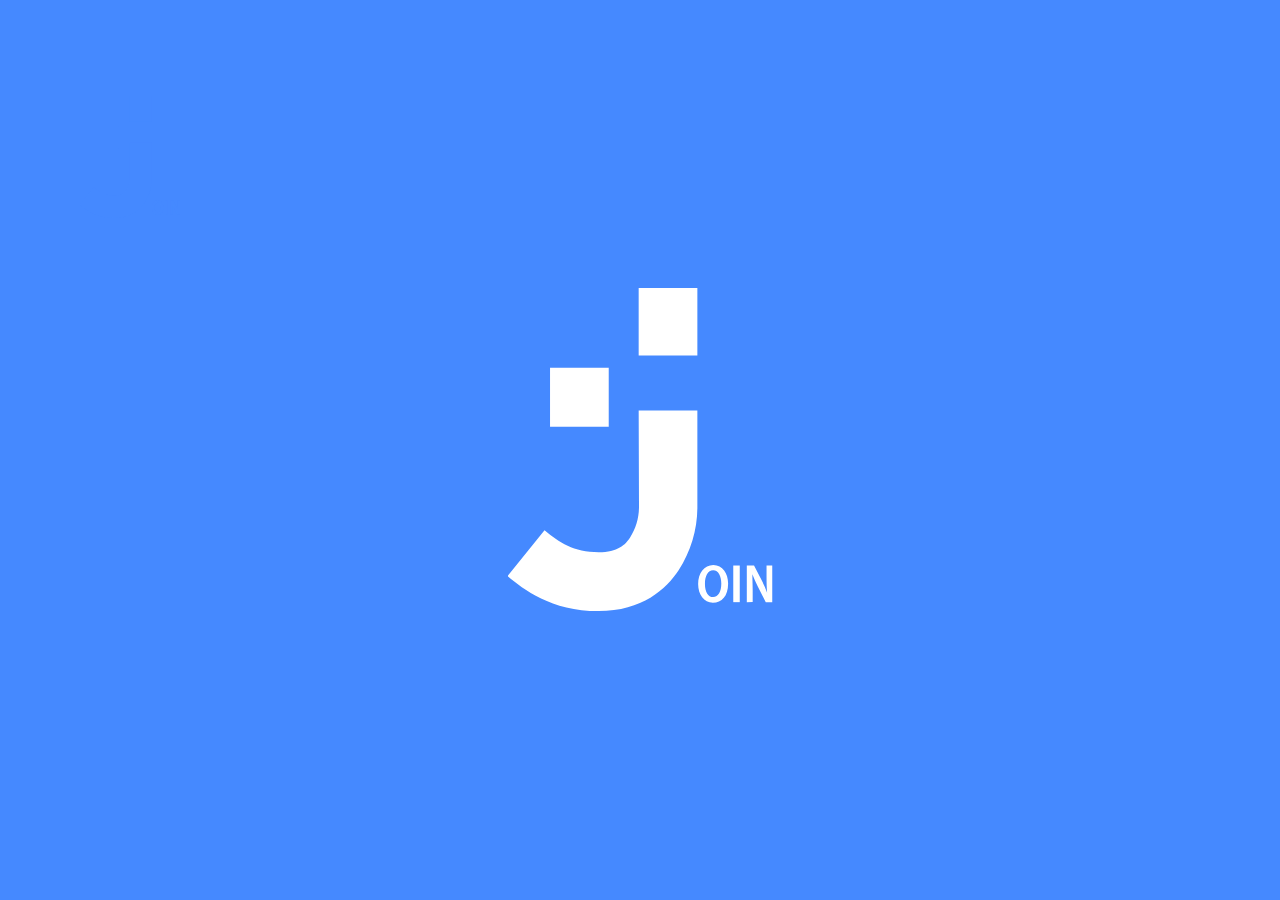
<file: index.html>
<!DOCTYPE html>
<html lang="en">

<head>
    <meta charset="UTF-8">
    <meta http-equiv="X-UA-Compatible" content="IE=edge">
    <meta name="viewport" content="width=device-width, initial-scale=1.0">
    <link rel="icon" href="./assets/img/logo-dark.png" type="image/png">
    <title>Login | Join</title>
    <link rel="stylesheet" href="./css/fonts.css">
    <link rel="stylesheet" href="./css/variables.css">
    <link rel="stylesheet" href="./css/style.css">
    <link rel="stylesheet" href="./css/login.css">
    <link rel="stylesheet" href="./css/animations.css">
    <script src="./smallest_backend_ever/mini_backend.js"></script>
    <script src="./js/script.js"></script>
    <script src="./js/login-templates.js"></script>
    <script src="./js/login.js"></script>
    <script src="./js/login-templates.js"></script>
</head>

<body onload="initLogin()">
    <div class="start-overlay"><img src="./assets/img/logo-big.svg" alt="Join Logo big" class="start-logo"></div>
    <img src="./assets/img/logo-dark.png" alt="Join Logo" class="logo-login">

    <header id="login_header" class="login-header">
        <span>Not a Join user?</span>
        <button class="btn"><a href="./sign-up.html">Sign up</a></button>
    </header>

    <section class="login-site">
        <div id="login_content" class="login-content">
            <div class="headline-container">
                <h1 class="headline">Log in</h1>
                <div class="login-headline-border"></div>
            </div>

            <form id="login_form" onsubmit="userLogin(); return false">
                <div class="input border-bottom">
                    <input id="user_email" type="email" placeholder="Email" autocomplete="off" required>
                    <img src="./assets/img/login-email.png" alt="e-mail symbol">
                </div>

                <div class="check-user-data">
                    <div id="data_check" class="user-data-assign display-none">The email address or password is not correct.</div>
                </div>

                <div class="input border-bottom">
                    <input id="user_password" type="password" placeholder="Password" autocomplete="off" required>
                    <img id="user_password_icon" src="./assets/img/login-password.png" alt="password symbol">
                    <img id="user_password_hidden" onclick="passwordVisibility()" src="./assets/img/password-hidden.png" alt="password symbol" class="display-none">
                    <img id="user_password_visible" onclick="passwordVisibility()" src="./assets/img/password-visible.png" alt="password symbol" class="display-none">
                </div>

                <div class="input input-column ps-0">
                    <div>
                        <input id="remember_me" type="checkbox" name="remember me">
                        <label for="remember me">Remember me</label>
                    </div>

                    <a href="./forgot-password.html">Forgot my password</a>
                </div>

                <div class="login-btns-container">
                    <button type="submit" class="btn">Log in</button>
                    <button onclick="guestLogin()" class="btn-light">Guest log in</button>
                </div>
            </form>
        </div>

        <div id="join_user" class="login-header display-none">
            <span>Not a Join user?</span>
            <button class="btn"><a href="./sign-up.html">Sign up</a></button>
        </div>
    </section>
</body>

</html>
</file>
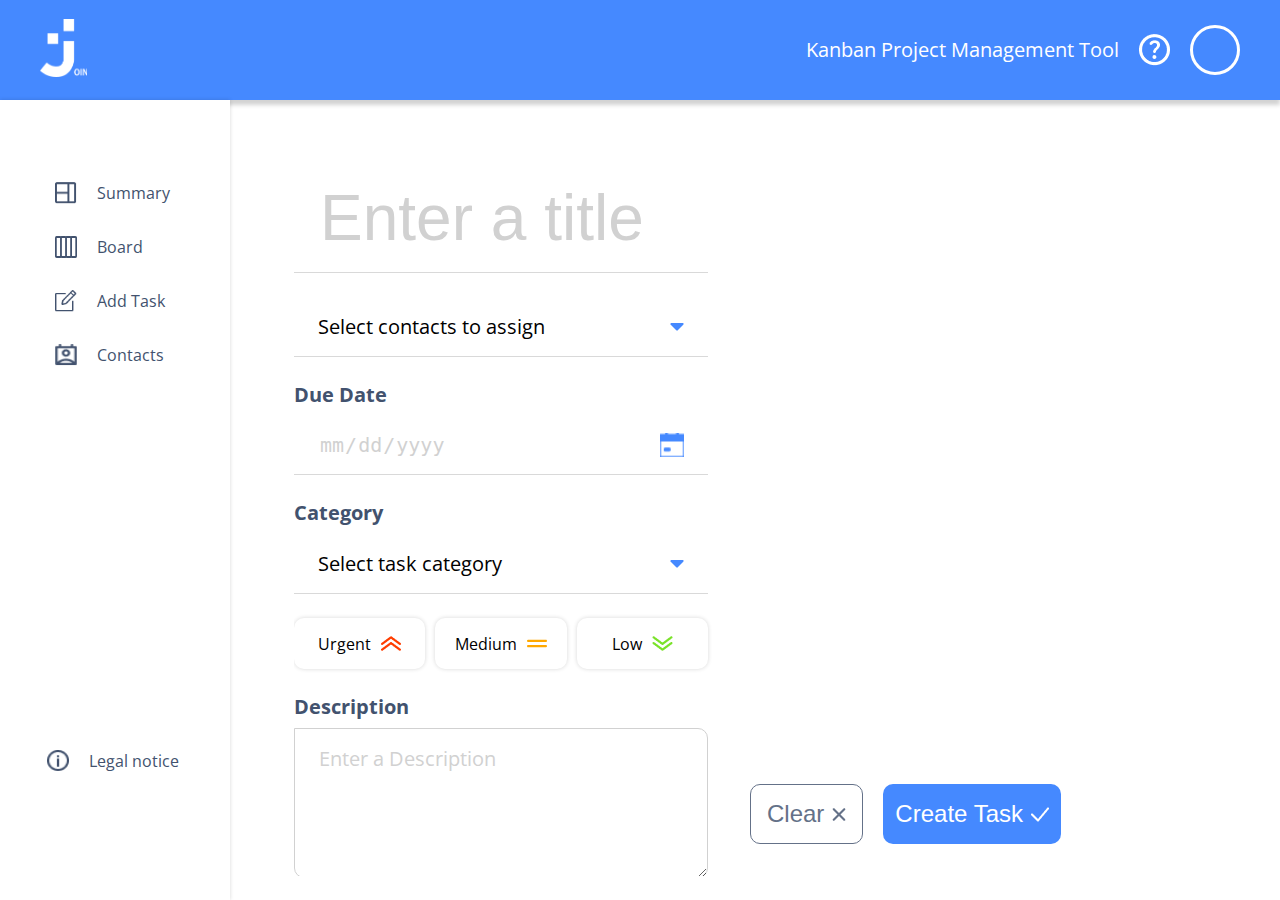
<file: add-task.html>
<!DOCTYPE html>
<html lang="en">

<head>
    <meta charset="UTF-8">
    <meta http-equiv="X-UA-Compatible" content="IE=edge">
    <meta name="viewport" content="width=device-width, initial-scale=1.0">
    <link rel="icon" href="./assets/img/logo-dark.png" type="image/png">
    <title>Add Task | Join</title>
    <link rel="stylesheet" href="./css/fonts.css">
    <link rel="stylesheet" href="./css/variables.css">
    <link rel="stylesheet" href="./css/style.css">
    <link rel="stylesheet" href="./css/board.css">
    <link rel="stylesheet" href="./css/add-task.css">
    <link rel="stylesheet" href="./css/contact.css">

    <script src="./smallest_backend_ever/mini_backend.js"></script>
    <script src="./js/script.js"></script>
    <script src="./js/board.js"></script>
    <script src="./js/add-task.js"></script>
    <script src="./js/priority.js"></script>
    <script src="./js/subtasks.js"></script>
    <script src="./js/add-task-templates.js"></script>
    <script src="./js/contacts.js"></script>
    <script src="./js/contacts-templates.js"></script>

</head>

<body onload="initAddTask()">
    <div id="overlay_header" class="overlay-header">
        <a href="./summary.html"><img src="./assets/img/logo-blue.png" alt="Join Logo"></a>
        <div class="header-right"></div>
    </div>

    <div w3-include-html="./assets/templates/header.html" class="mainheader"></div>

    <div class="Main-Container">
        <div w3-include-html="./assets/templates/navigation.html" class="sidebar"></div>

        <div class="main-content add-task-content">
            <form onsubmit="addToTask(0, 'toDo'); return false;" class="add-task-formHTML">
                <div class="input-container">
                    <input id="AddTitle" type="text" placeholder="Enter a title" autocomplete="off" required class="add-task-title">
                </div>

                <div id="user_selector">
                    <div onclick="showUsers()" class="selector-header">
                        Select contacts to assign
                        <img src="assets/img/blue-dropdown-arrow.png" alt="">
                    </div>
                </div>

                <div id="selector_user_dropdown"></div>

                <div id="selector_user_dropdown_contact" class="display-flex-in-addtask"></div>

                <h4>Due Date</h4>
                <div id="input-date" class="input-container">
                    <input id="add-date" placeholder="dd/mm/yy" type="date" class="add-task-due-date">
                </div>

                <h4>Category</h4>
                <div id="chooseCategory" class="alert display-none">Category field is required</div>

                <div id="category_selector">
                    <div onclick="showTaskCategories()" class="selector-header">
                        Select task category
                        <img src="assets/img/blue-dropdown-arrow.png" alt="">
                    </div>
                </div>

                <div id="selector_Category_Dropdown"></div>

                <span id="chossePriority" class="alert display-none">Priority is required</span>
                <div class="priority-container">
                    <div onclick="selectedPriority(1)" id="priority_urgent" class="priority-urgent">
                        <p>Urgent</p>
                        <img id="priority_img_urgent" src="./assets/img/prio-urgent.png" alt="">
                    </div>

                    <div id="priority_medium" onclick="selectedPriority(2)" class="priority-medium">
                        <p>Medium</p>
                        <img id="priority_img_medium" src="./assets/img/prio-medium.png" alt="">
                    </div>

                    <div id="priority_low" onclick="selectedPriority(3)" class="priority-low">
                        <p>Low</p>
                        <img id="priority_img_low" src="./assets/img/prio-low.png" alt="">
                    </div>
                </div>

                <h4>Description</h4>
                <div>
                    <textarea id="AddDescription" placeholder="Enter a Description" class="add-description"></textarea>
                </div>

                <h4>Subtasks</h4>
                <div id="empty_subtask_text"></div>

                <div id="newSubtask_select" class="input-container">
                    <input id="new_subtask_text" type="text" placeholder="Add new subtask" class="input">

                    <div class="checkAndCrossIconsCategory">
                        <img src="./assets/img/blue-cross.png" onclick="clearSubTasks()" class="blue-cross pointer">
                        <img src="./assets/img/devider.png">
                        <img src="./assets/img/blue-check.png" onclick="pushSubtasks()" class="blue-check pointer">
                    </div>
                </div>
                <div id="addSubtaskCheckbox"></div>


                <div class="add-task-bottom">
                    <button class="btn-light clear-button">
                        <p>Clear</p><img src="assets/img/grey-cross.png" alt="">
                    </button>

                    <button class="btn addTask-button">
                        <p>Create Task</p><img src="assets/img/white-check.png" alt="">
                    </button>
                </div>
            </form>

            <div id="detail_content"></div>

            <div id="AddTaskMaskContact" onclick="doNotClose(event)" class="relative display-none"></div>
        </div>
    </div>
</body>

</html>
</file>
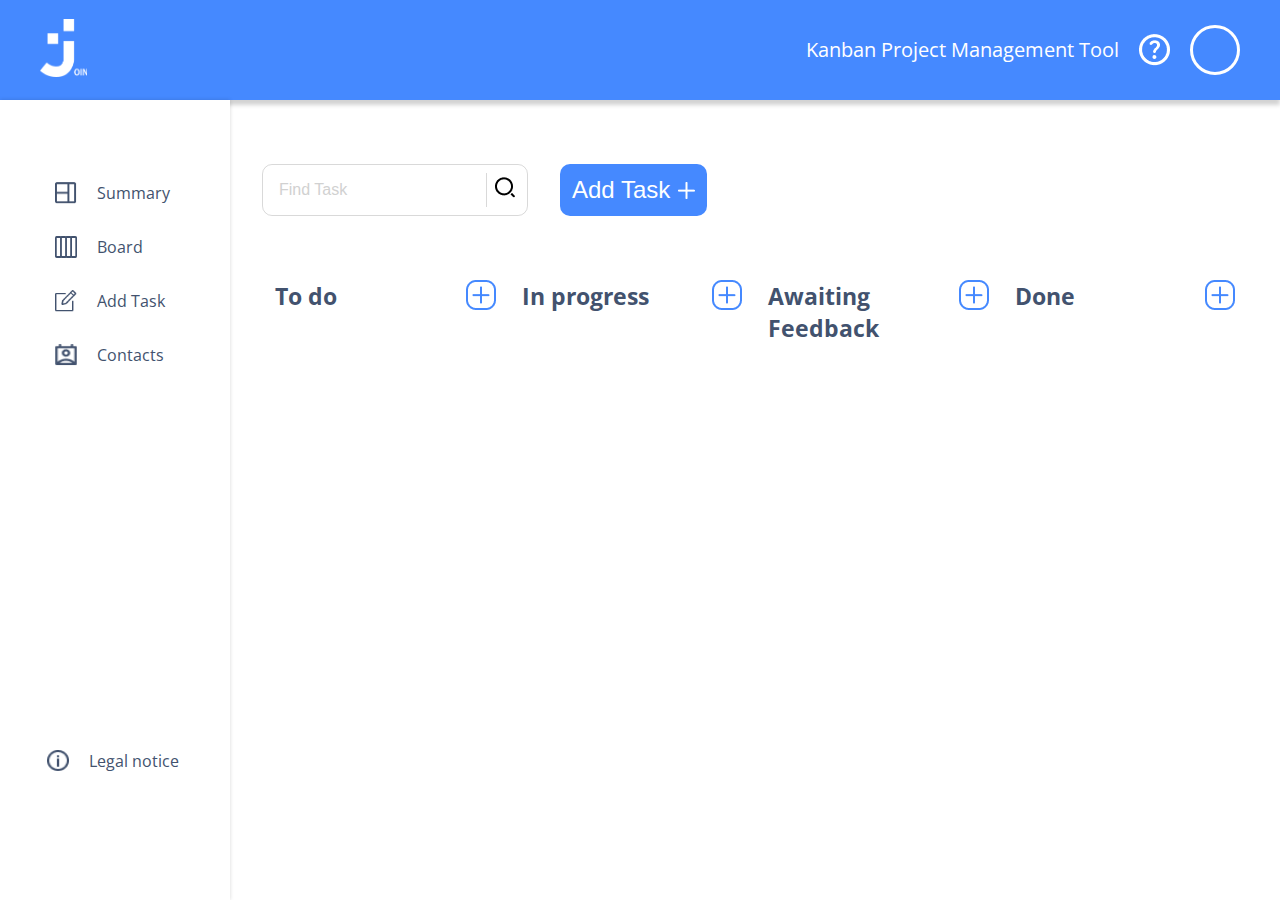
<file: board.html>
<!DOCTYPE html>
<html lang="en">

<head>
    <meta charset="UTF-8">
    <meta http-equiv="X-UA-Compatible" content="IE=edge">
    <meta name="viewport" content="width=device-width, initial-scale=1.0">
    <link rel="icon" href="./assets/img/logo-dark.png" type="image/png">
    <title>Board | Join</title>
    <link rel="stylesheet" href="./css/fonts.css">
    <link rel="stylesheet" href="./css/variables.css">
    <link rel="stylesheet" href="./css/style.css">
    <link rel="stylesheet" href="./css/board.css">
    <link rel="stylesheet" href="./css/add-task.css">
    <link rel="stylesheet" href="./css/animations.css">
    <link rel="stylesheet" href="./css/contact.css">
    <script src="./smallest_backend_ever/mini_backend.js"></script>
    <script src="./js/script.js"></script>
    <script src="./js/board.js"></script>
    <script src="./js/priority.js"></script>
    <script src="./js/subtasks.js"></script>
    <script src="./js/add-task-templates.js"></script>
    <script src="./js/add-task.js"></script>
    <script src="./js/board-templates.js"></script>
    <script src="./js/contacts.js"></script>
    <script src="./js/contacts-templates.js"></script>
</head>

<body onload="initBoard();">
    <img id="task_added_to_board_img" src="./assets/img/task-added-to-board.png" alt="" class="task-added-to-board animationFadeInBottom display-none">
    <div id="add-task-overlay" onclick="hideAddTaskMask()" class="add-task-overlay display-none">
        <div id="add-task-container" onclick="doNotClose(event)" class="add-task-container animationFadeInRight display-none"></div>

        <div id="AddTaskMaskContact" onclick="doNotClose(event)"></div>

        <div id="detail_content" onclick="doNotClose(event)" class="detail display-none"></div>
    </div>

    <div w3-include-html="./assets/templates/header.html" class="mainheader"></div>

    <div class="Main-Container">
        <div w3-include-html="./assets/templates/navigation.html" class="sidebar"></div>

        <div class="main-content">
            <div>
                <div class="search-bar">
                    <div class="search">
                        <input id="search_input" type="text" placeholder="Find Task" onkeyup="handleFilterTasks()">
                        <div>
                            <img src="assets/img/searchglas.png">
                        </div>
                    </div>

                    <button onclick="openAddTaskMask(1, 'toDo')" class="btn">
                        Add Task <img src="assets/img/white-plus.png" alt="">
                    </button>
                </div>
            </div>

            <div class="kanban-board">
                <div id="toDo-Container" class="drag-area-Container">
                    <div class="drag-area-top-Section">
                        <h3>To do</h3> <img onclick="openAddTaskMask(1, 'toDo');" src="assets/img/plus button v1.png" alt="" class="plusButton">
                    </div>

                    <div id="toDo" ondrop="moveTo('toDo')" ondragover="allowDrop(event)" ondrop="drop(event)" class="drag-area">
                    </div>
                </div>

                <div id="inProgress-Container" class="drag-area-Container">
                    <div class="drag-area-top-Section">
                        <h3>In progress</h3><img onclick="openAddTaskMask(1, 'inProgress')" src="assets/img/plus button v1.png" alt="" class="plusButton">
                    </div>

                    <div id="inProgress" ondrop="moveTo('inProgress')" ondragover="allowDrop(event)" ondrop="drop(event)" class="drag-area">
                    </div>
                </div>

                <div id="awaitingFeedback-Container" class="drag-area-Container">
                    <div class="drag-area-top-Section">
                        <h3>Awaiting Feedback</h3><img onclick="openAddTaskMask(1, 'awaitingFeedback')" src="assets/img/plus button v1.png" alt="" class="plusButton">
                    </div>

                    <div id="awaitingFeedback" ondrop="moveTo('awaitingFeedback')" ondragover="allowDrop(event)" ondrop="drop(event)" class="drag-area"></div>
                </div>

                <div class="drag-area-Container" id="done-Container">
                    <div class="drag-area-top-Section">
                        <h3>Done</h3><img onclick="openAddTaskMask(1, 'done')" src="assets/img/plus button v1.png" alt="" class="plusButton">
                    </div>

                    <div id="done" ondrop="moveTo('done')" ondragover="allowDrop(event)" ondrop="drop(event)" class="drag-area"></div>
                </div>
            </div>
        </div>
    </div>
</body>

</html>
</file>
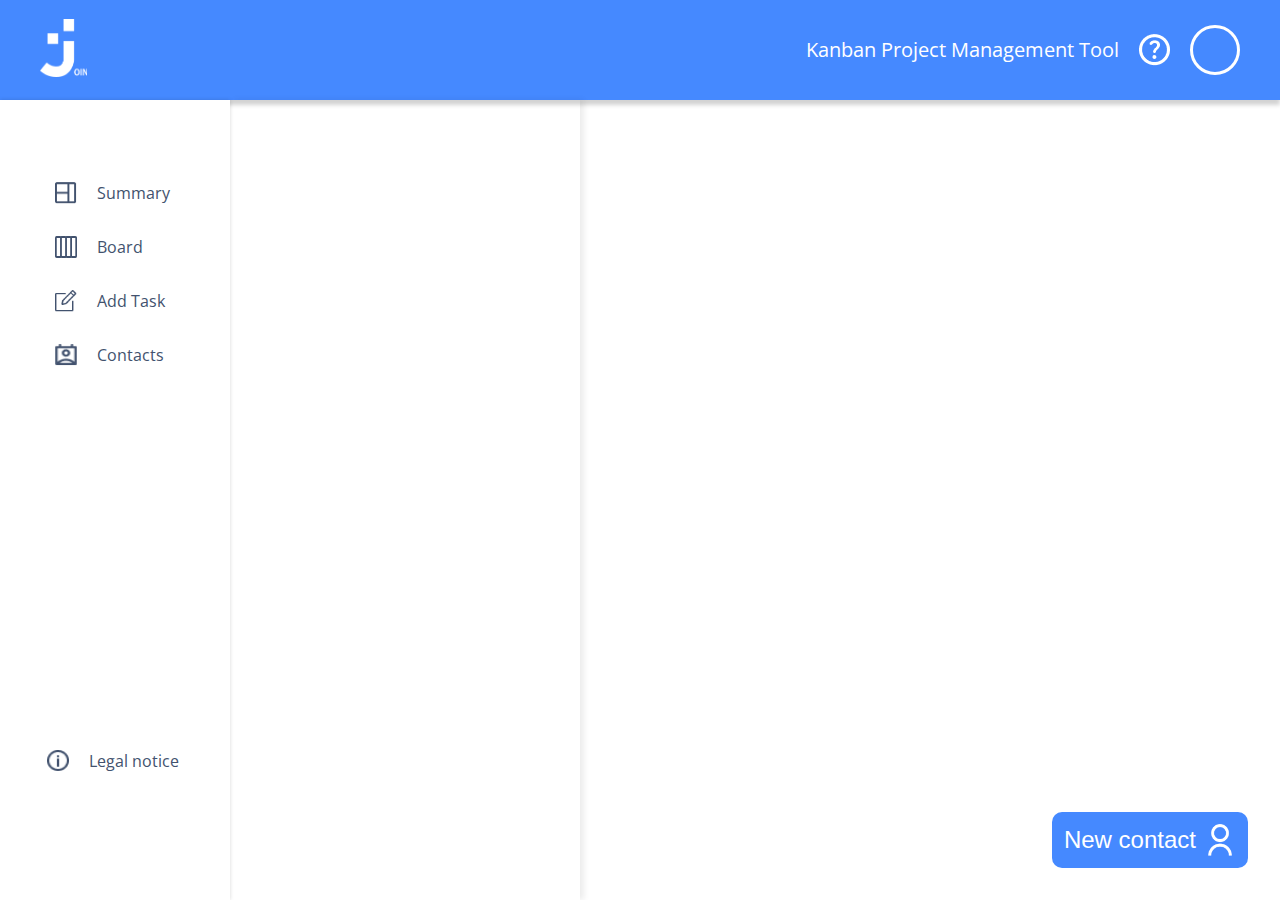
<file: contacts.html>
<!DOCTYPE html>
<html lang="en">

<head>
    <meta charset="UTF-8">
    <meta http-equiv="X-UA-Compatible" content="IE=edge">
    <meta name="viewport" content="width=device-width, initial-scale=1.0">
    <link rel="icon" href="./assets/img/logo-dark.png" type="image/png">
    <title>Contacts | Join</title>
    <link rel="stylesheet" href="./css/fonts.css">
    <link rel="stylesheet" href="./css/variables.css">
    <link rel="stylesheet" href="./css/animations.css">
    <link rel="stylesheet" href="./css/style.css">
    <link rel="stylesheet" href="./css/contact.css">
    <link rel="stylesheet" href="./css/add-task.css">
    <link rel="stylesheet" href="./css/board.css">
    <script src="./smallest_backend_ever/mini_backend.js"></script>
    <script src="./js/script.js"></script>
    <script src="./js/board.js"></script>
    <script src="./js/add-task.js"></script>
    <script src="./js/contacts-templates.js"></script>
    <script src="./js/contacts.js"></script>
    <script src="./js/add-task-templates.js"></script>
    <script src="./js/board-templates.js"></script>
</head>

<body onload="initContacts()">
    <div w3-include-html="./assets/templates/header.html" class="mainheader"></div>

    <div class="Main-Container">
        <div w3-include-html="./assets/templates/navigation.html" class="sidebar"></div>

        <div class="contact-main">
            <div id="contactbar" class="contact-bar"></div>

            <div id="contact-detail-in-main" class="display-none"></div>
        </div>

        <div class="contact-right-side">
            <div class="show-contact">
                <div id="contactdetails"></div>
            </div>
        </div>

        <div class="show-button">
            <button onclick="openAddContact(0)" class="btn">New contact <img class="new-contact-button-img" src="./assets/img/contact-member.png" alt=""></button>
        </div>
    </div>

    <div id="opencontact" onclick="hideAddContacts()" class="relative display-none"></div>

    <div id="openContactAddtaskBG" class="add-task-overlay display-none">
        <div id="openContactAddtask" class="add-task-container"></div>
    </div>

    <div id="popup-ContactBar" class="popup-contact-create animationFadeIncontactBottom display-none">
        <img src="./assets/img/contact-created.png" alt="">
    </div>
</body>

</html>
</file>
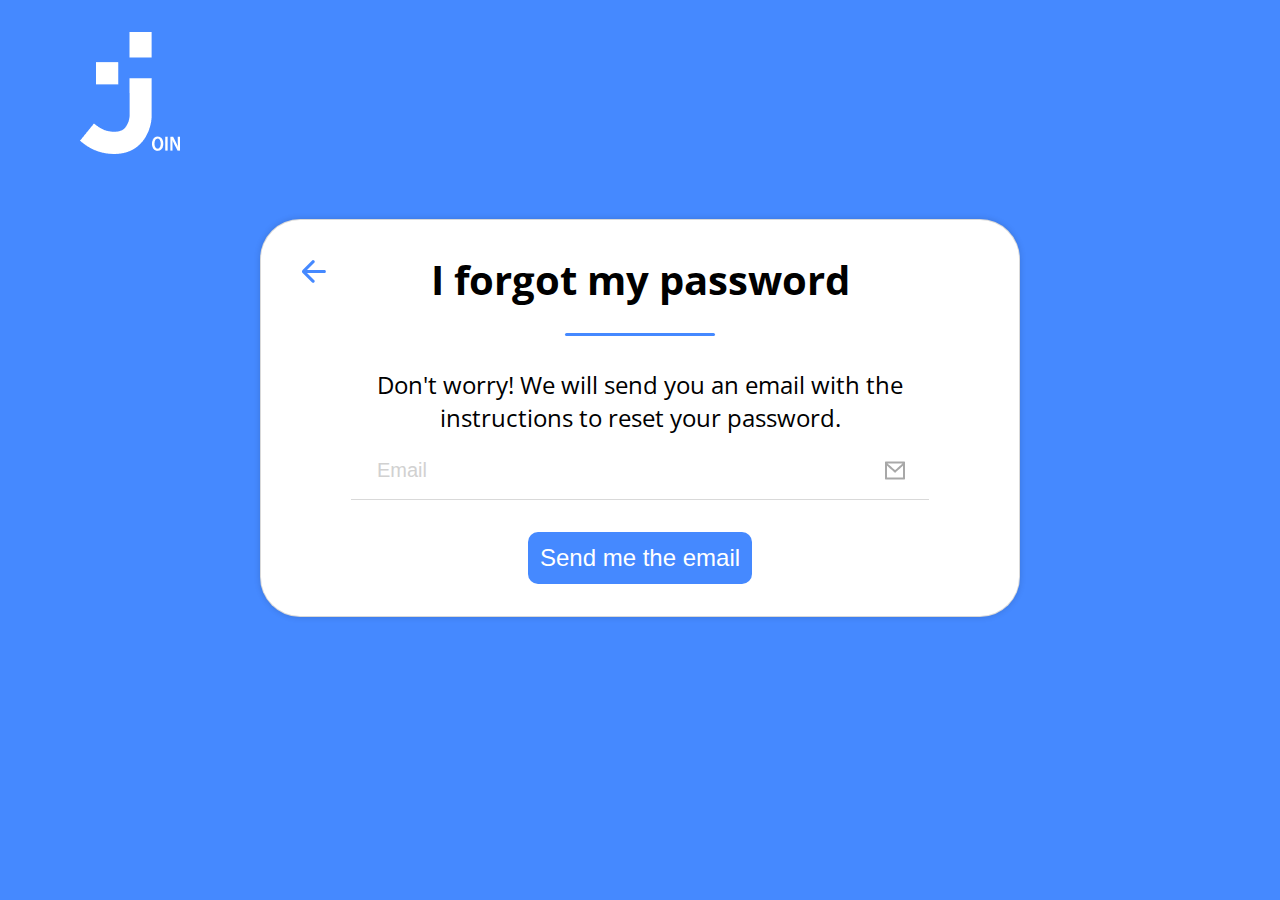
<file: forgot-password.html>
<!DOCTYPE html>
<html lang="en">

<head>
    <meta charset="UTF-8">
    <meta http-equiv="X-UA-Compatible" content="IE=edge">
    <meta name="viewport" content="width=device-width, initial-scale=1.0">
    <title>Forgot Password | Join</title>
    <link rel="icon" href="./assets/img/logo-dark.png" type="image/png">
    <link rel="stylesheet" href="./css/fonts.css">
    <link rel="stylesheet" href="./css/variables.css">
    <link rel="stylesheet" href="./css/style.css">
    <link rel="stylesheet" href="./css/login.css">
    <script src="./smallest_backend_ever/mini_backend.js"></script>
    <script src="./js/script.js"></script>
</head>

<body class="body-signup">
    <img src="./assets/img/logo-light.png" alt="Join Logo" class="logo-login">

    <section class="login-site">
        <div class="forgot-content">
            <a href="./index.html"><img src="./assets/img/arrow-back.png" alt="back to login" class="signup-back"></a>
            <div class="headline-container">
                <h1 class="headline">I forgot my password</h1>
                <div class="login-headline-border"></div>
            </div>

            <form action="https://www.oliver-jung.developerakademie.net/join/send_mail.php" method="POST">
                <div class="forgot-password-text">
                    Don't worry! We will send you an email with the instructions to reset your password.
                </div>

                <div class="input border-bottom">
                    <input type="email" name="email" placeholder="Email" autocomplete="off" required class="input-forgot-password">
                    <img src="./assets/img/login-email.png" alt="e-mail symbol">
                </div>

                <div class="login-btns-container">
                    <button type="submit" class="btn">Send me the email</button>
                </div>
            </form>
        </div>
    </section>
</body>

</html>
</file>
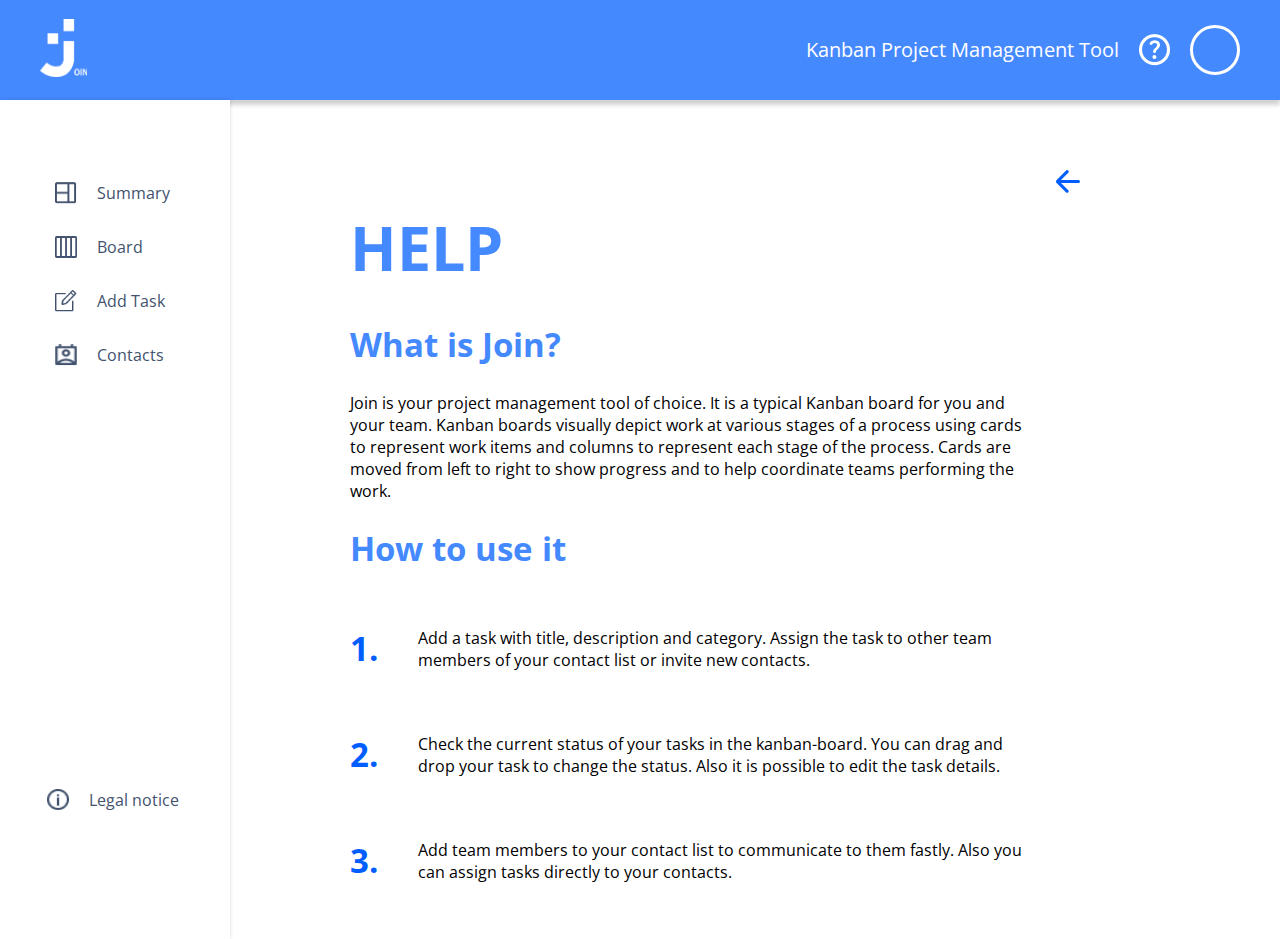
<file: help.html>
<!DOCTYPE html>
<html lang="en">

<head>
    <meta charset="UTF-8">
    <meta http-equiv="X-UA-Compatible" content="IE=edge">
    <meta name="viewport" content="width=device-width, initial-scale=1.0">
    <link rel="icon" href="./assets/img/logo-dark.png" type="image/png">
    <title>Help | Join</title>
    <link rel="stylesheet" href="./css/fonts.css">
    <link rel="stylesheet" href="./css/variables.css">
    <link rel="stylesheet" href="./css/style.css">
    <link rel="stylesheet" href="./css/help.css">
    <script src="./smallest_backend_ever/mini_backend.js"></script>
    <script src="./js/script.js"></script>
</head>

<body onload="initHelpLegalNotice()">
    <div w3-include-html="./assets/templates/header.html" class="mainheader"></div>

    <div class="Main-Container">
        <div w3-include-html="./assets/templates/navigation.html" class="sidebar"></div>

        <div class="mainside">
            <a href="./board.html"><img src="assets/img/arrow-left.png" alt="" class="arrow-left"></a>
            <h1>HELP</h1>
            <h2>What is Join?</h2>

            <p>Join is your project management tool of choice. It is a typical Kanban board for you and your team. Kanban boards visually depict work at various stages of a process using cards to
                represent work items and columns to represent each stage of the process. Cards are moved from left to right to show progress and to help coordinate teams performing the work.
            </p>

            <h2>How to use it</h2>

            <div class="how-to-container">
                <div class="first-container">
                    <p class="number">1.</p>
                    <p>Add a task with title, description and category. Assign the task to other team members of your contact list or invite new contacts.</p>
                </div>

                <div class="first-container">
                    <p class="number">2.</p>
                    <p>Check the current status of your tasks in the kanban-board. You can drag and drop your task to change the status. Also it is possible to edit the task details.</p>
                </div>

                <div class="first-container">
                    <p class="number">3.</p>
                    <p>Add team members to your contact list to communicate to them fastly. Also you can assign tasks directly to your contacts.</p>
                </div>
            </div>
        </div>
    </div>
</body>

</html>
</file>
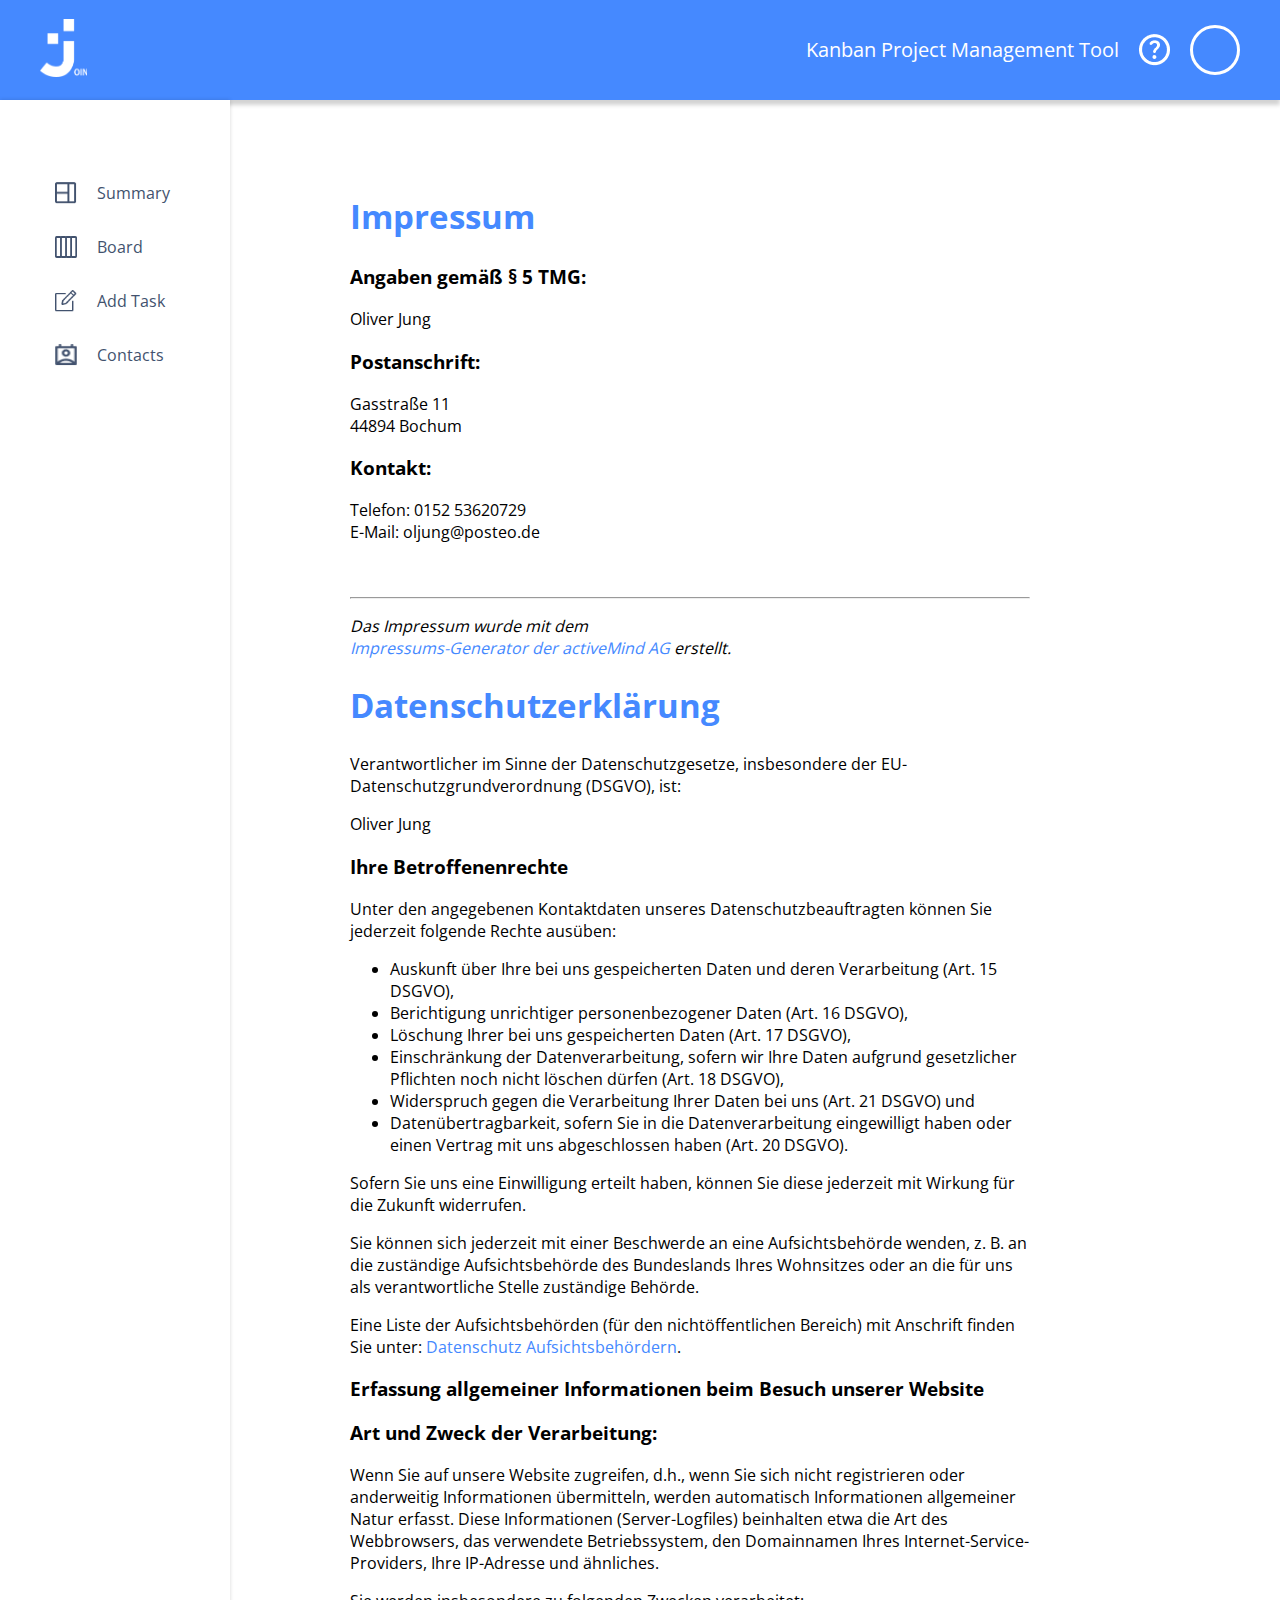
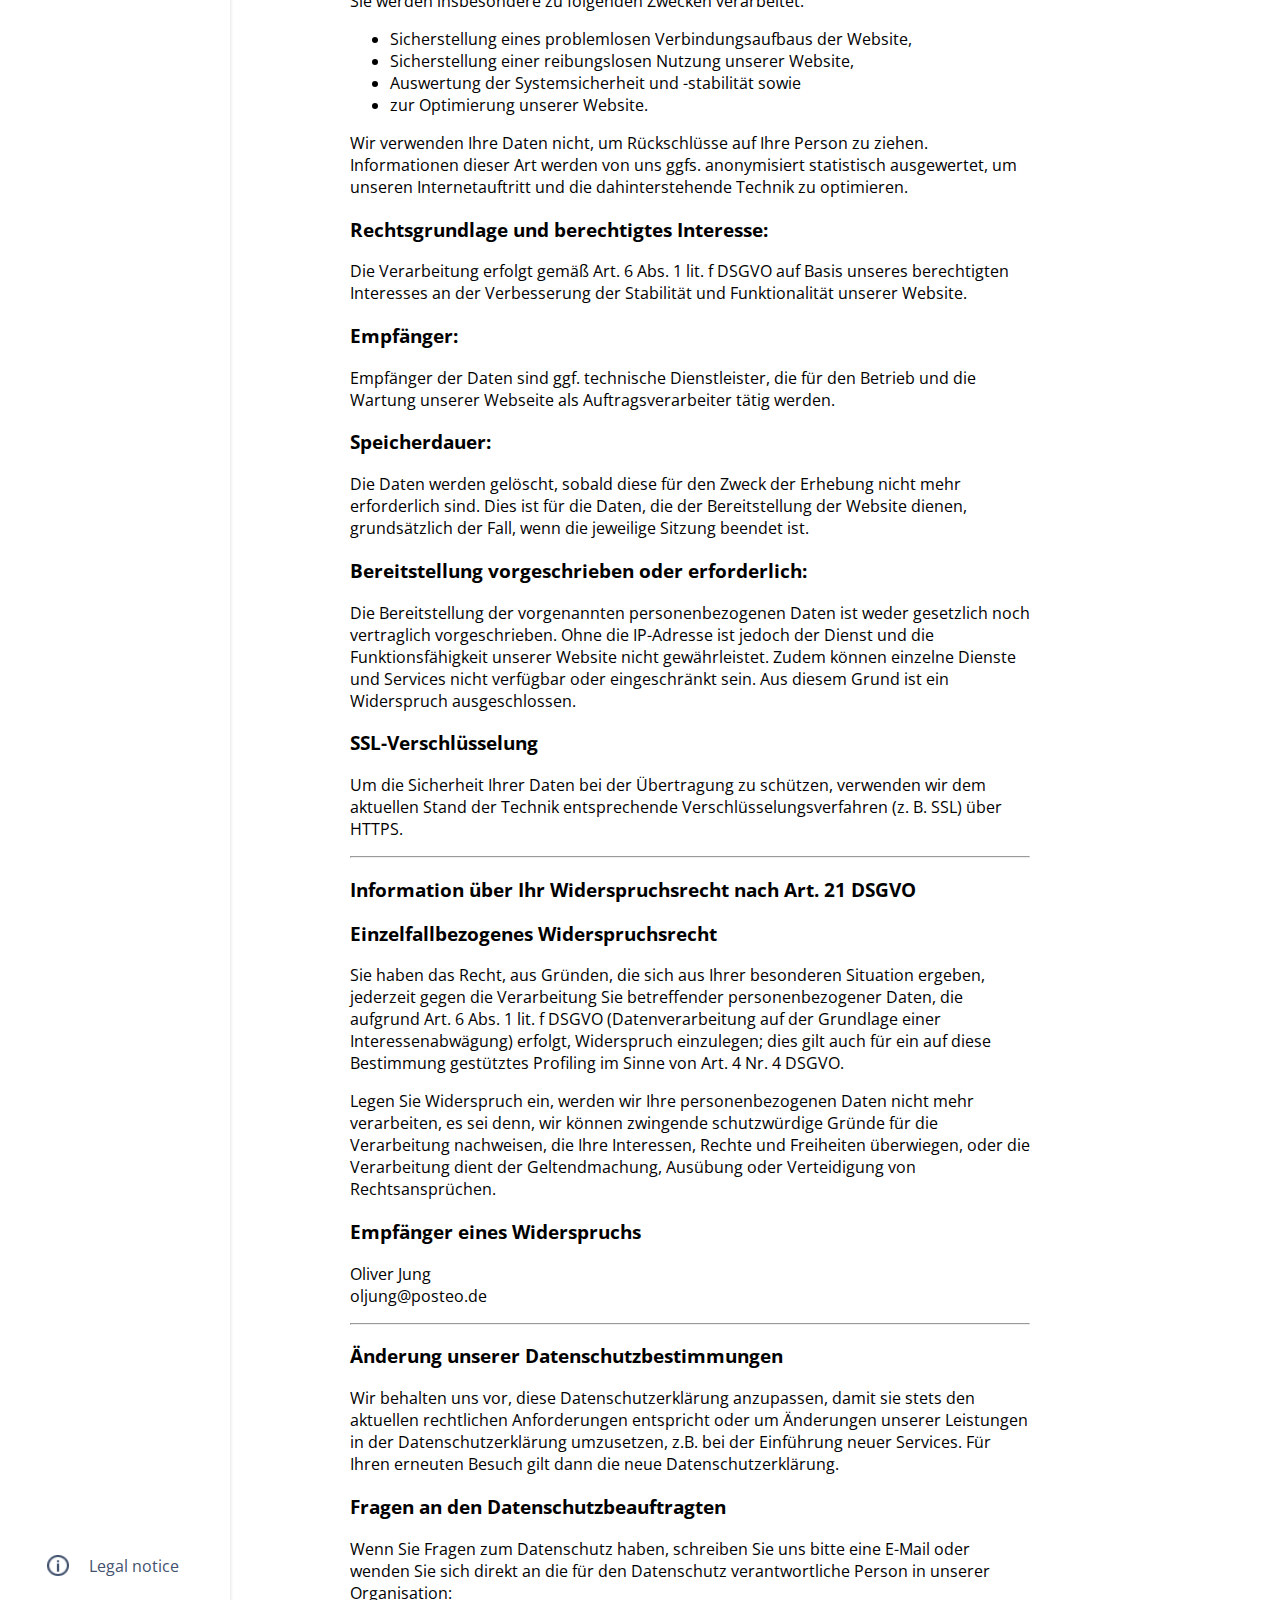
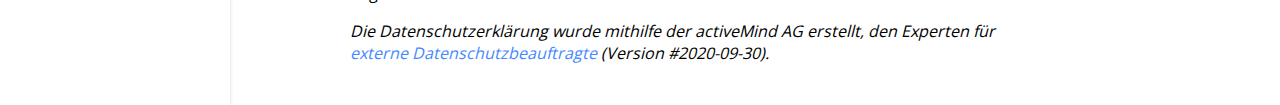
<file: impress.html>
<!DOCTYPE html>
<html lang="en">

<head>
    <meta charset="UTF-8">
    <meta http-equiv="X-UA-Compatible" content="IE=edge">
    <meta name="viewport" content="width=device-width, initial-scale=1.0">
    <title>Impressum | Join</title>
    <link rel="icon" href="./assets/img/logo-dark.png" type="image/png">
    <link rel="stylesheet" href="./css/impress.css">
    <link rel="stylesheet" href="./css/fonts.css">
    <link rel="stylesheet" href="./css/variables.css">
    <link rel="stylesheet" href="./css/style.css">
    <script src="./smallest_backend_ever/mini_backend.js"></script>
    <script src="./js/script.js"></script>
    <script src="./js/login.js"></script>
</head>

<body onload="initHelpLegalNotice()">

    <div w3-include-html="./assets/templates/header.html" class="mainheader">

    </div>

    <div class="Main-Container">
        <div w3-include-html="./assets/templates/navigation.html" class="sidebar"></div>

        <div class="mainside">
            <div>
                <h2>Impressum</h2>
                <h3>Angaben gemäß § 5 TMG:</h3>
                <p>Oliver Jung</p>
                <h3>Postanschrift:</h3>
                <p>Gasstraße 11<br>44894 Bochum<br></p>
                <h3>Kontakt:</h3>
                <p>Telefon: 0152 53620729<br>E-Mail: oljung@posteo.de</p>
                <p>
                    <br>
                    <hr>
                </p>
                <p></p>
                <p><em>Das Impressum wurde mit dem<br>
                        <a href="https://www.activemind.de/datenschutz/impressums-generator/">Impressums-Generator der activeMind AG</a> erstellt.</em></p>
            </div>

            <div>
                <h2>Datenschutzerklärung</h2>
                <p>Verantwortlicher im Sinne der Datenschutzgesetze, insbesondere der EU-Datenschutzgrundverordnung (DSGVO), ist:</p>
                <p>Oliver Jung</p>
                <h3>Ihre Betroffenenrechte</h3>
                <p>Unter den angegebenen Kontaktdaten unseres Datenschutzbeauftragten können Sie jederzeit folgende Rechte ausüben:</p>
                <ul>
                    <li>Auskunft über Ihre bei uns gespeicherten Daten und deren Verarbeitung (Art. 15 DSGVO),</li>
                    <li>Berichtigung unrichtiger personenbezogener Daten (Art. 16 DSGVO),</li>
                    <li>Löschung Ihrer bei uns gespeicherten Daten (Art. 17 DSGVO),</li>
                    <li>Einschränkung der Datenverarbeitung, sofern wir Ihre Daten aufgrund gesetzlicher Pflichten noch nicht löschen dürfen (Art. 18 DSGVO),</li>
                    <li>Widerspruch gegen die Verarbeitung Ihrer Daten bei uns (Art. 21 DSGVO) und</li>
                    <li>Datenübertragbarkeit, sofern Sie in die Datenverarbeitung eingewilligt haben oder einen Vertrag mit uns abgeschlossen haben (Art. 20 DSGVO).</li>
                </ul>
                <p>Sofern Sie uns eine Einwilligung erteilt haben, können Sie diese jederzeit mit Wirkung für die Zukunft widerrufen.</p>
                <p>Sie können sich jederzeit mit einer Beschwerde an eine Aufsichtsbehörde wenden, z. B. an die zuständige Aufsichtsbehörde des Bundeslands Ihres Wohnsitzes oder an die für uns als
                    verantwortliche Stelle zuständige Behörde.</p>
                <p>Eine Liste der Aufsichtsbehörden (für den nichtöffentlichen Bereich) mit Anschrift finden Sie unter: <a
                        href="https://www.bfdi.bund.de/DE/Service/Anschriften/Laender/Laender-node.html" target="_blank" rel="noopener nofollow">Datenschutz Aufsichtsbehördern</a>.</p>
                <p></p>
                <h3>Erfassung allgemeiner Informationen beim Besuch unserer Website</h3>
                <h3>Art und Zweck der Verarbeitung:</h3>
                <p>Wenn Sie auf unsere Website zugreifen, d.h., wenn Sie sich nicht registrieren oder anderweitig Informationen übermitteln, werden automatisch Informationen allgemeiner Natur erfasst.
                    Diese Informationen (Server-Logfiles) beinhalten etwa die Art des Webbrowsers, das verwendete Betriebssystem, den Domainnamen Ihres Internet-Service-Providers, Ihre IP-Adresse und
                    ähnliches. </p>
                <p>Sie werden insbesondere zu folgenden Zwecken verarbeitet:</p>
                <ul>
                    <li>Sicherstellung eines problemlosen Verbindungsaufbaus der Website,</li>
                    <li>Sicherstellung einer reibungslosen Nutzung unserer Website,</li>
                    <li>Auswertung der Systemsicherheit und -stabilität sowie</li>
                    <li>zur Optimierung unserer Website.</li>
                </ul>
                <p>Wir verwenden Ihre Daten nicht, um Rückschlüsse auf Ihre Person zu ziehen. Informationen dieser Art werden von uns ggfs. anonymisiert statistisch ausgewertet, um unseren
                    Internetauftritt und die dahinterstehende Technik zu optimieren. </p>
                <h3>Rechtsgrundlage und berechtigtes Interesse:</h3>
                <p>Die Verarbeitung erfolgt gemäß Art. 6 Abs. 1 lit. f DSGVO auf Basis unseres berechtigten Interesses an der Verbesserung der Stabilität und Funktionalität unserer Website.</p>
                <h3>Empfänger:</h3>
                <p>Empfänger der Daten sind ggf. technische Dienstleister, die für den Betrieb und die Wartung unserer Webseite als Auftragsverarbeiter tätig werden.</p>
                <p></p>
                <h3>Speicherdauer:</h3>
                <p>Die Daten werden gelöscht, sobald diese für den Zweck der Erhebung nicht mehr erforderlich sind. Dies ist für die Daten, die der Bereitstellung der Website dienen, grundsätzlich der
                    Fall, wenn die jeweilige Sitzung beendet ist. </p>
                <p></p>
                <h3>Bereitstellung vorgeschrieben oder erforderlich:</h3>
                <p>Die Bereitstellung der vorgenannten personenbezogenen Daten ist weder gesetzlich noch vertraglich vorgeschrieben. Ohne die IP-Adresse ist jedoch der Dienst und die
                    Funktionsfähigkeit unserer Website nicht gewährleistet. Zudem können einzelne Dienste und Services nicht verfügbar oder eingeschränkt sein. Aus diesem Grund ist ein Widerspruch
                    ausgeschlossen. </p>
                <p></p>
                <h3>SSL-Verschlüsselung</h3>
                <p>Um die Sicherheit Ihrer Daten bei der Übertragung zu schützen, verwenden wir dem aktuellen Stand der Technik entsprechende Verschlüsselungsverfahren (z. B. SSL) über HTTPS.</p>
                <p></p>
                <hr>
                <h3>Information über Ihr Widerspruchsrecht nach Art. 21 DSGVO</h3>
                <h3>Einzelfallbezogenes Widerspruchsrecht</h3>
                <p>Sie haben das Recht, aus Gründen, die sich aus Ihrer besonderen Situation ergeben, jederzeit gegen die Verarbeitung Sie betreffender personenbezogener Daten, die aufgrund Art. 6
                    Abs. 1 lit. f DSGVO (Datenverarbeitung auf der Grundlage einer Interessenabwägung) erfolgt, Widerspruch einzulegen; dies gilt auch für ein auf diese Bestimmung gestütztes Profiling
                    im Sinne von Art. 4 Nr. 4 DSGVO.</p>
                <p>Legen Sie Widerspruch ein, werden wir Ihre personenbezogenen Daten nicht mehr verarbeiten, es sei denn, wir können zwingende schutzwürdige Gründe für die Verarbeitung nachweisen,
                    die Ihre Interessen, Rechte und Freiheiten überwiegen, oder die Verarbeitung dient der Geltendmachung, Ausübung oder Verteidigung von Rechtsansprüchen.</p>
                <h3>Empfänger eines Widerspruchs</h3>
                <p>Oliver Jung
                    <br>oljung@posteo.de
                </p>
                <hr>
                <h3>Änderung unserer Datenschutzbestimmungen</h3>
                <p>Wir behalten uns vor, diese Datenschutzerklärung anzupassen, damit sie stets den aktuellen rechtlichen Anforderungen entspricht oder um Änderungen unserer Leistungen in der
                    Datenschutzerklärung umzusetzen, z.B. bei der Einführung neuer Services. Für Ihren erneuten Besuch gilt dann die neue Datenschutzerklärung.</p>
                <h3>Fragen an den Datenschutzbeauftragten</h3>
                <p>Wenn Sie Fragen zum Datenschutz haben, schreiben Sie uns bitte eine E-Mail oder wenden Sie sich direkt an die für den Datenschutz verantwortliche Person in unserer Organisation:</p>
                <p></p>
                <p><em>Die Datenschutzerklärung wurde mithilfe der activeMind AG erstellt, den Experten für <a href="https://www.activemind.de/datenschutz/datenschutzbeauftragter/" target="_blank"
                            rel="noopener">externe Datenschutzbeauftragte</a> (Version #2020-09-30).</em></p>
            </div>
        </div>
    </div>
</body>

</html>
</file>
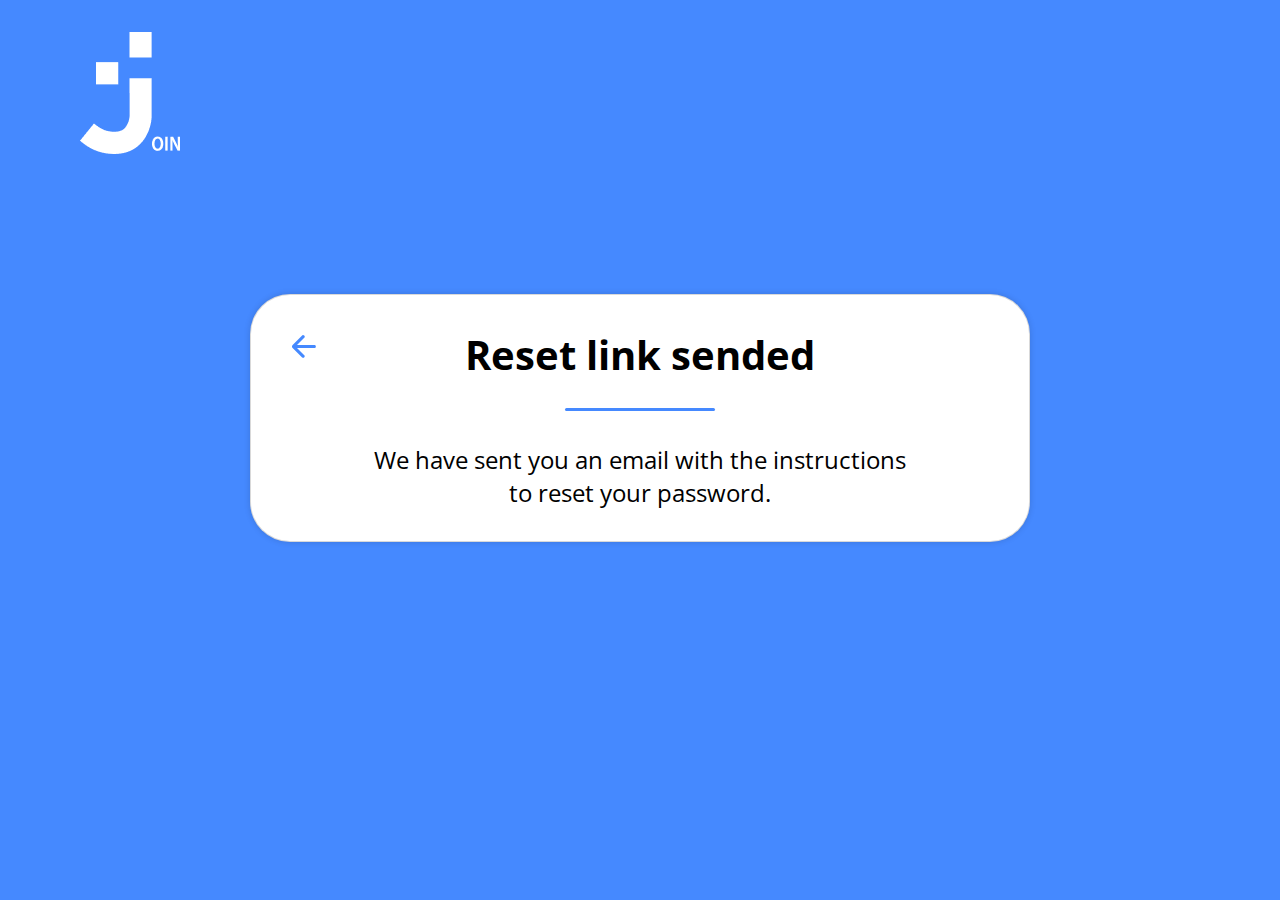
<file: request-sended.html>
<!DOCTYPE html>
<html lang="en">

<head>
    <meta charset="UTF-8">
    <meta http-equiv="X-UA-Compatible" content="IE=edge">
    <meta name="viewport" content="width=device-width, initial-scale=1.0">
    <title>Password request sended | Join</title>
    <link rel="icon" href="./assets/img/logo-dark.png" type="image/png">
    <link rel="stylesheet" href="./css/fonts.css">
    <link rel="stylesheet" href="./css/variables.css">
    <link rel="stylesheet" href="./css/style.css">
    <link rel="stylesheet" href="./css/login.css">
    <script src="./smallest_backend_ever/mini_backend.js"></script>
    <script src="./js/script.js"></script>
    <script src="./js/login.js"></script>
    <script src="./js/login-templates.js"></script>
</head>

<body class="body-signup">
    <img src="./assets/img/logo-light.png" alt="Join Logo" class="logo-login">

    <section class="login-site">
        <div id="reset_password_container" class="login-content">
            <a href="./index.html"><img src="./assets/img/arrow-back.png" alt="back to login" class="signup-back"></a>
            <div class="headline-container">
                <h1 class="headline">Reset link sended</h1>
                <div class="login-headline-border"></div>
            </div>

            <div class="signup-complete-text">
                We have sent you an email with the instructions to reset your password.
            </div>
        </div>
    </section>
</body>

</html>
</file>
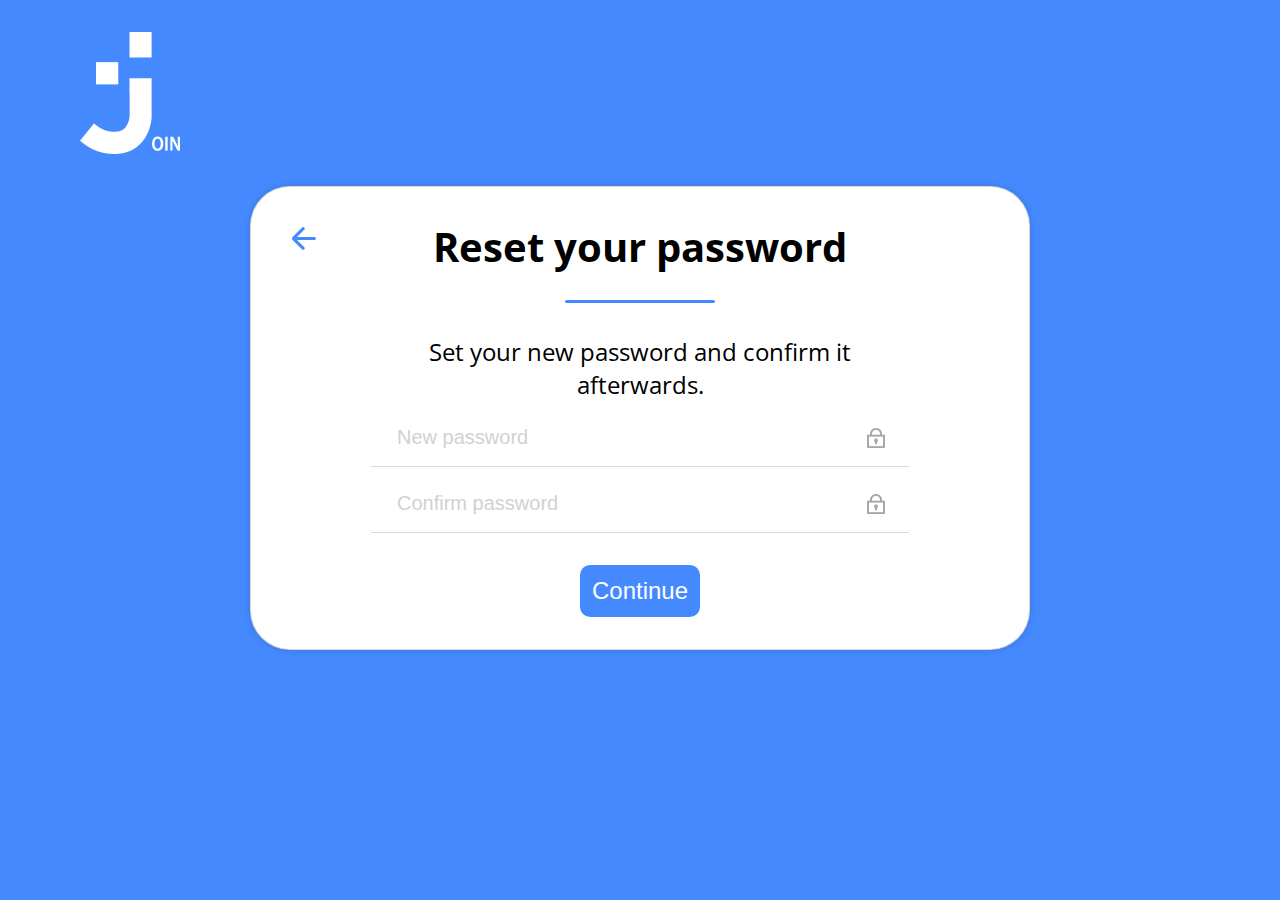
<file: reset-password.html>
<!DOCTYPE html>
<html lang="en">

<head>
    <meta charset="UTF-8">
    <meta http-equiv="X-UA-Compatible" content="IE=edge">
    <meta name="viewport" content="width=device-width, initial-scale=1.0">
    <title>Reset password | Join</title>
    <link rel="icon" href="./assets/img/logo-dark.png" type="image/png">
    <link rel="stylesheet" href="./css/fonts.css">
    <link rel="stylesheet" href="./css/variables.css">
    <link rel="stylesheet" href="./css/style.css">
    <link rel="stylesheet" href="./css/login.css">
    <script src="./smallest_backend_ever/mini_backend.js"></script>
    <script src="./js/script.js"></script>
    <script src="./js/login.js"></script>
    <script src="./js/login-templates.js"></script>
</head>

<body onload="initResetPassword()" class="body-signup">
    <img src="./assets/img/logo-light.png" alt="Join Logo" class="logo-login">

    <section class="login-site">
        <div id="reset_password_container" class="login-content">
            <a href="./index.html"><img src="./assets/img/arrow-back.png" alt="back to login" class="signup-back"></a>

            <div class="headline-container">
                <h1 class="headline">Reset your password</h1>
                <div class="login-headline-border"></div>
            </div>

            <form onsubmit="resetPassword(); return false;">
                <div class="reset-password-text">
                    Set your new password and confirm it afterwards.
                </div>

                <div class="input border-bottom">
                    <input id="user_password" type="password" placeholder="New password" autocomplete="off" required class="input-forgot-password">
                    <img id="user_password_icon" src="./assets/img/login-password.png" alt="password symbol">
                    <img id="user_password_hidden" onclick="passwordVisibility()" src="./assets/img/password-hidden.png" alt="password symbol" class="display-none">
                    <img id="user_password_visible" onclick="passwordVisibility()" src="./assets/img/password-visible.png" alt="password symbol" class="display-none">
                </div>

                <div class="input border-bottom">
                    <input id="new_password_confirm" type="password" placeholder="Confirm password" autocomplete="off" required class="input-forgot-password">
                    <img id="user_password_confirm_icon" src="./assets/img/login-password.png" alt="password symbol">
                    <img id="user_password_confirm_hidden" onclick="passwordConfirmVisibility()" src="./assets/img/password-hidden.png" alt="password symbol" class="display-none">
                    <img id="user_password_confirm_visible" onclick="passwordConfirmVisibility()" src="./assets/img/password-visible.png" alt="password symbol" class="display-none">
                </div>

                <div class="check-user-data">
                    <span id="password_check" class="user-data-assign display-none">Passwords do not match</span>
                </div>

                <div class="check-user-data">
                    <span id="email_check" class="user-data-assign display-none">Your email adress is not registered.</span>
                </div>

                <div class="login-btns-container">
                    <button type="submit" class="btn">Continue</button>
                </div>
            </form>
        </div>
    </section>
</body>

</html>
</file>
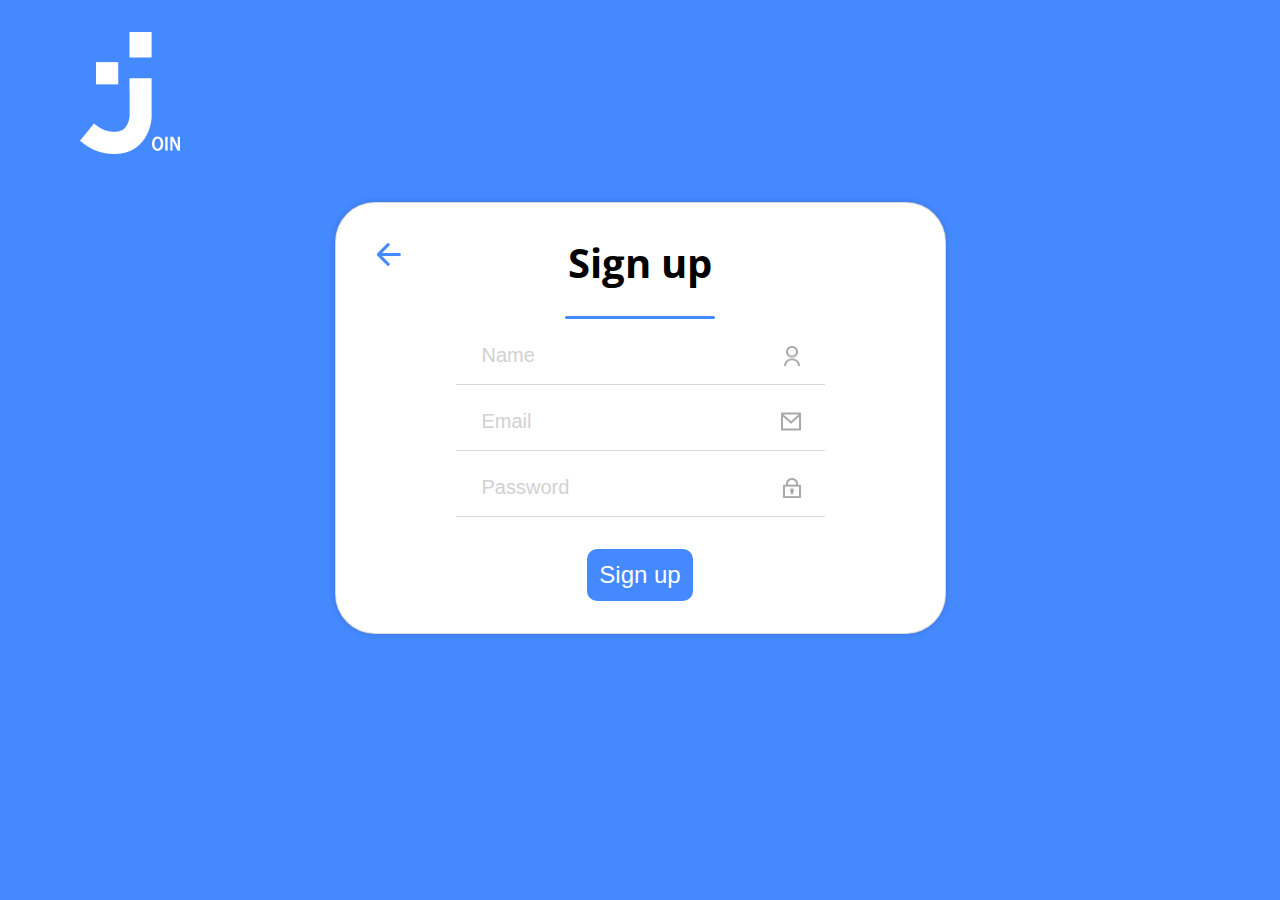
<file: sign-up.html>
<!DOCTYPE html>
<html lang="en">

<head>
    <meta charset="UTF-8">
    <meta http-equiv="X-UA-Compatible" content="IE=edge">
    <meta name="viewport" content="width=device-width, initial-scale=1.0">
    <link rel="icon" href="./assets/img/logo-dark.png" type="image/png">
    <title>Sign up | Join</title>
    <link rel="stylesheet" href="./css/fonts.css">
    <link rel="stylesheet" href="./css/variables.css">
    <link rel="stylesheet" href="./css/style.css">
    <link rel="stylesheet" href="./css/login.css">
    <script src="./smallest_backend_ever/mini_backend.js"></script>
    <script src="./js/script.js"></script>
    <script src="./js/login.js"></script>
    <script src="./js/sign-up-templates.js"></script>
    <script src="./js/sign-up.js"></script>
</head>

<body onload="initSignUp()" class="body-signup">
    <img src="./assets/img/logo-light.png" alt="Join Logo" class="logo-login">

    <section class="login-site">
        <div id="sign_up" class="login-content">
            <a href="./index.html"><img src="./assets/img/arrow-back.png" alt="back to login" class="signup-back"></a>

            <div class="headline-container">
                <h1 class="headline">Sign up</h1>
                <div class="login-headline-border"></div>
            </div>

            <form onsubmit="addUser(); return false;">
                <div class="input border-bottom">
                    <input id="user_name" type="text" placeholder="Name" autocomplete="off" required>
                    <img src="./assets/img/signup-user.png" alt="user symbol">
                </div>

                <div class="check-user-data">
                    <span id="name_assign" class="user-data-assign display-none">This name is already registered</span>
                </div>

                <div class="input border-bottom">
                    <input id="user_email" type="email" placeholder="Email" autocomplete="off" required>
                    <img src="./assets/img/login-email.png" alt="e-mail symbol">
                </div>

                <div class="check-user-data">
                    <span id="email_assign" class="user-data-assign display-none">This email address is already registered</span>
                </div>

                <div class="input border-bottom">
                    <input id="user_password" type="password" placeholder="Password" autocomplete="off" required>
                    <img id="user_password_icon" src="./assets/img/login-password.png" alt="password symbol">
                    <img id="user_password_hidden" onclick="passwordVisibility()" src="./assets/img/password-hidden.png" alt="password symbol" class="display-none">
                    <img id="user_password_visible" onclick="passwordVisibility()" src="./assets/img/password-visible.png" alt="password symbol" class="display-none">
                </div>

                <div class="login-btns-container">
                    <button type="submit" class="btn">Sign up</button>
                </div>
            </form>
        </div>
    </section>
</body>

</html>
</file>
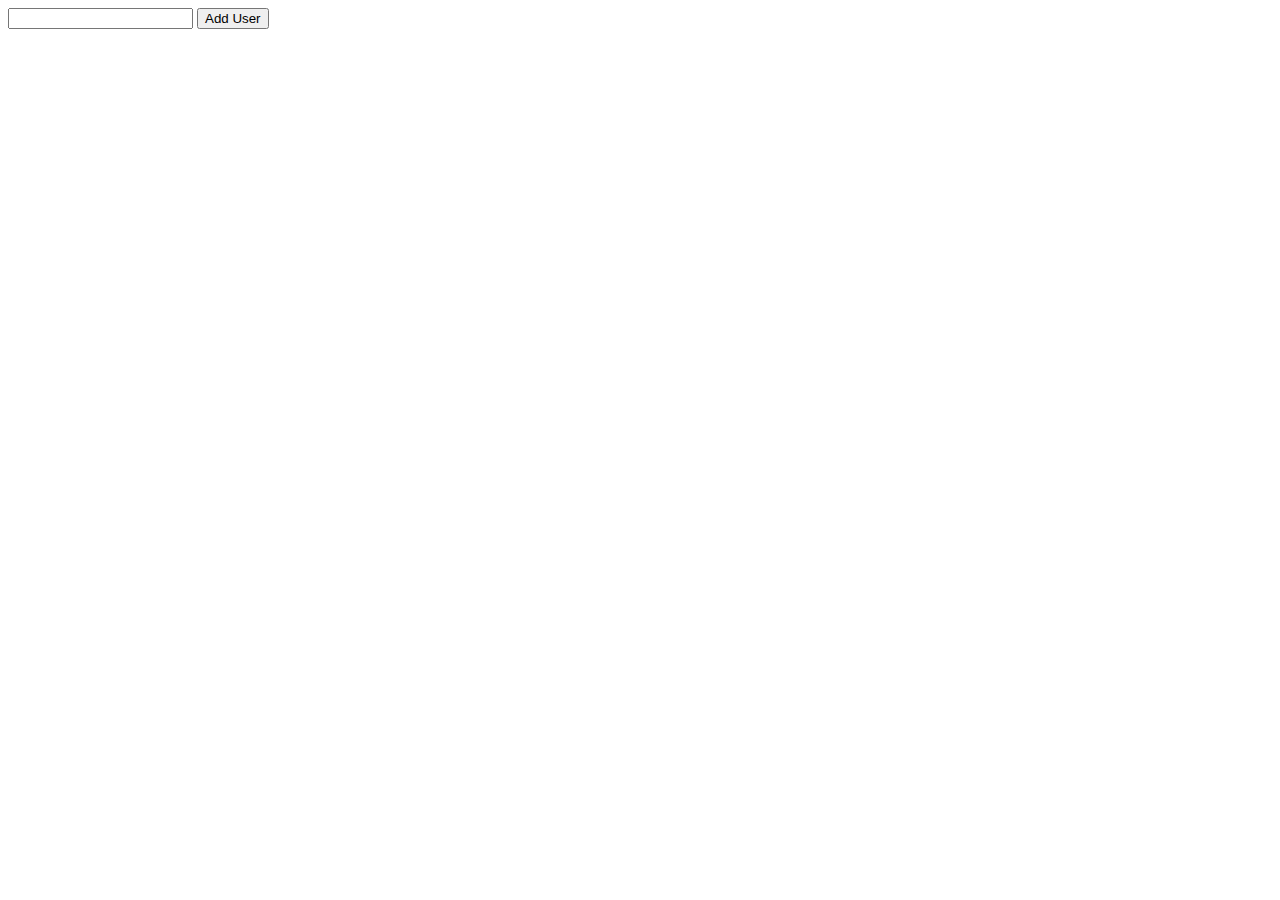
<file: smallest_backend_ever/example.html>
<!DOCTYPE html>
<html lang="en">

<head>
    <meta charset="UTF-8">
    <meta name="viewport" content="width=device-width, initial-scale=1.0">
    <title>Document</title>
    <script src="./mini_backend.js"></script>

    <script>
        let users = [];
        setURL('http://developerakademie.com/smallest_backend_ever');

        async function init() {
            await downloadFromServer();
            users = JSON.parse(backend.getItem('users')) || [];
        }


        function addUser() {
            users.push(username.value);
            backend.setItem('users', JSON.stringify(users));
        }
    </script>
</head>

<body onload="init()">
    <input type="text" id="username">
    <button onclick="addUser()">Add User</button>

</body>

</html>
</file>
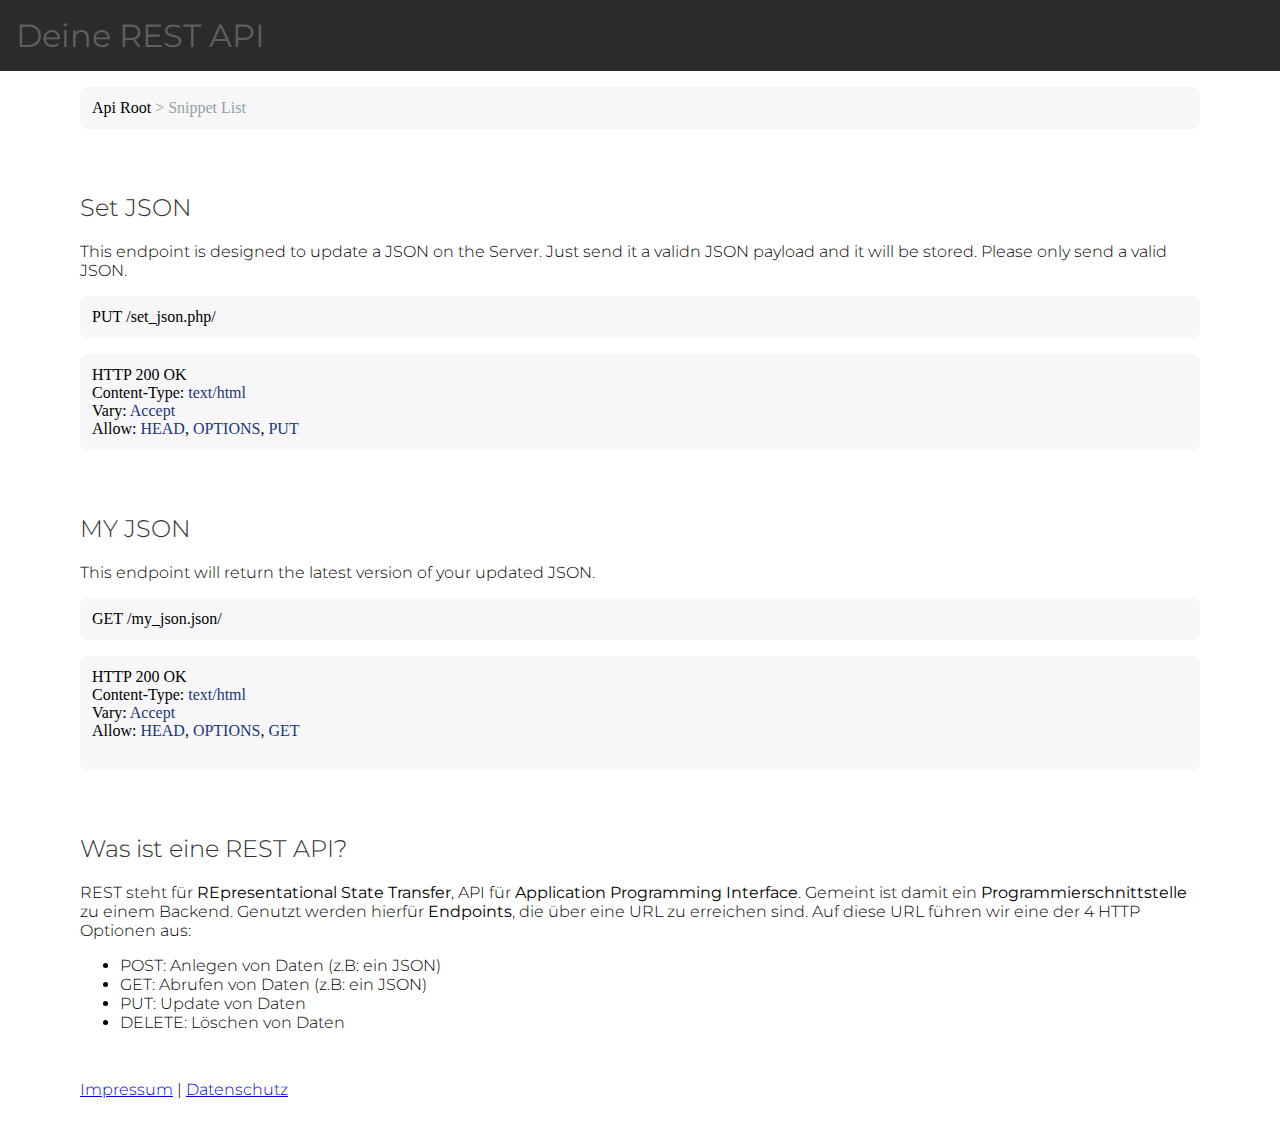
<file: smallest_backend_ever/legacy/docs.html>
<!DOCTYPE html>
<html lang="en">

<head>
    <meta charset="UTF-8">
    <meta name="viewport" content="width=device-width, initial-scale=1.0">
    <title>REST API Docs</title>
    <link href="https://fonts.googleapis.com/css2?family=Montserrat:wght@300;400;700&display=swap" rel="stylesheet">

    <style>
        body {
            margin: 0;
            font-family: 'Montserrat', sans-serif;
            font-weight: 300;
        }

        .content {
            padding-left: 80px;
            padding-right: 80px;
        }

        header {
            background-color: #2b2b2b;
            padding: 16px;
            color: #5f5f5f;
        }

        h1 {
            margin-top: 0;
            margin-bottom: 0;
            font-weight: 400;
        }

        h2 {
            margin-top: 64px;
            font-weight: 300;
            color: #333;
        }

        .code {
            margin-top: 16px;
            background-color: #F7F7F9;
            padding: 12px;
            border-radius: 8px;
            min-height: 10px;
            border-color: #E9E9EE;
            font-family: 'consolas' !important;
        }

        .highlight {
            color: #1e347b;
        }

        .gray {
            color: #93a1a1;
        }

        #explainBox {
            min-height: 50px;
            min-width: 200px;
            max-width: 400px;
            border: 1px solid #333;
            border-radius: 8px;
            padding: 8px;
            background-color: white;
            z-index: 999;
            position: absolute;
            transition: all 125ms ease-in-out;
            opacity: 0;
        }

        .legal {
            padding-top: 32px;
            ;
            padding-bottom: 32px;
            ;
        }
    </style>


    <script>
        function explain(title, element) {
            let x = element.getBoundingClientRect().x + 70;
            let y = window.pageYOffset + element.getBoundingClientRect().y - 20;
            explainBox.innerHTML = title;
            explainBox.style.top = y + 'px';
            explainBox.style.left = x + 'px';
            explainBox.style.opacity = 1;

            element.addEventListener("mouseout", hideExplainBox);
        }

        function hideExplainBox() {
            explainBox.style.opacity = 0;
        }
    </script>
</head>

<body>
    <header>
        <h1>Deine REST API</h1>
    </header>
    <div class="content">

        <div id="explainBox">
            Hallo das ist ein Text.
        </div>

        <div class="code" onmouseover="explain('Der Link zur den Endpoints. Api Root ist die URL des Servers.', this)">
            <b>Api Root</b> <span class="gray">> Snippet List</span>
        </div>

        <h2 onmouseover="explain('Der Titel der Funktion', this)">Set JSON</h2>
        <p onmouseover="explain('Hier wird die Funktion der REST API vom Backend-Programmierer beschrieben.', this)">
            This endpoint is designed to update a JSON on the Server. Just send it a validn JSON payload and it will be
            stored. Please only send a valid JSON.</p>

        <div class="code">
            <b
                onmouseover="explain('Die hier verwendete Methode ist PUT. Man kann das JSON also updaten. Mit POST würde man ein neues JSON erstellen, mit DELETE löschen und mit GET das JSON abrufen.', this)">PUT</b>
            <span
                onmouseover="explain('Das hier ist das Ende das Ende der UR, um die Funktion aufzurufen.', this)">/set_json.php/</span>
        </div>

        <div class="code">
            <b
                onmouseover="explain('Wenn alles funktioniert hat, wird der HTTP Status 200 zurückgegeben. 200 bedeutet, dass alles OK ist!', this)">HTTP
                200 OK</b><br>
            <b onmouseover="explain('Was für einen Content kannst du dem Server senden?!', this)">Content-Type:</b>
            <span class="highlight"
                onmouseover="explain('Der Server akzeptiert Text und HTML. Wir senden also ein JSON als Text (mit JSON.stringify)', this)">text/html</span><br>
            <b onmouseover="explain('Kann die Antwort vom Server variieren?', this)">Vary:</b> <span class="highlight"
                onmouseover="explain('Ja! Je nach Anfrage kommt ein unterschiedliches JSON vom Server zurück.', this)">Accept</span><br>
            <b onmouseover="explain('Was darf ich diesem Endpoint senden?', this)">Allow:</b>
            <span onmouseover="explain('Der HEAD ist beispielsweise eine Session-ID um dich zu identifizieren.',this)"
                class="highlight">HEAD</span>,
            <span class="highlight"
                onmouseover="explain('OPTIONS kann ignoriert werden. Hier kann man den Server fragen, welche Kommunikationswege der Server Erlaubt. Zum Beispiel HTTP 1.1. ', this)">
                OPTIONS</span>,
            <span class="highlight"
                onmouseover="explain('PUT ist die Methode, um ein JSON upzudaten.', this)">PUT</span><br>
        </div>



        <h2 onmouseover="explain('Überschrift der zweiten Funktion, welche die REST API bereitstellt.?', this)">MY JSON
        </h2>
        <p onmouseover="explain('Beschreibung der zweiten Funktion?', this)">This endpoint will return the latest
            version of your updated JSON.</p>

        <div class="code">
            <b onmouseover="explain('Die HTTP Metode ist GET. Also wird hier ein JSON File abgerufen.', this)">GET</b>
            <span onmouseover="explain('Die URL des Endpoints.', this)">/my_json.json/</span>
        </div>

        <div class="code">
            <b onmouseover="explain('Wenn Status 200 zurückgegeben wird, ist alles OK.', this)">HTTP 200 OK</b><br>
            <b onmouseover="explain('Welchen Content-Type akzeptiert der Server?', this)">Content-Type:</b> <span
                class="highlight"
                onmouseover="explain('Der Server akzeptiert Text oder HTML (Wir senden Text)', this)">text/html</span><br>
            <b onmouseover="explain('Kann die Antwort vom Server variieren?', this)">Vary:</b> <span class="highlight"
                onmouseover="explain('Ja! Je nach Anfrage kommt ein unterschiedliches JSON vom Server zurück.', this)">Accept</span><br>
            <b onmouseover="explain('Was darf ich diesem Endpoint senden?', this)">Allow:</b>
            <span onmouseover="explain('Der HEAD ist beispielsweise eine Session-ID um dich zu identifizieren.',this)"
                class="highlight">HEAD</span>,
            <span class="highlight"
                onmouseover="explain('OPTIONS kann ignoriert werden. Hier kann man den Server fragen, welche Kommunikationswege der Server Erlaubt. Zum Beispiel HTTP 1.1. ', this)">
                OPTIONS</span>,
            <span class="highlight"
                onmouseover="explain('GET ist die Methode, um ein JSON abzurufen.', this)">GET</span><br>
            <br>
        </div>



        <h2>Was ist eine REST API?</h2>
        <p>REST steht für <b>REpresentational State Transfer</b>, API für <b>Application Programming Interface</b>.
            Gemeint ist damit ein <b>Programmierschnittstelle</b> zu einem Backend. Genutzt werden hierfür
            <b>Endpoints</b>, die über eine URL zu erreichen sind. Auf diese URL führen wir eine der 4 HTTP Optionen
            aus:
        <ul>
            <li>POST: Anlegen von Daten (z.B: ein JSON)</li>
            <li>GET: Abrufen von Daten (z.B: ein JSON)</li>
            <li>PUT: Update von Daten</li>
            <li>DELETE: Löschen von Daten</li>
        </ul>
        </p>

        <div class="legal">
            <a href="https://developerakademie.com/impressum.html">Impressum</a> |
            <a href="https://developerakademie.com/datenschutz.html">Datenschutz</a>
        </div>

    </div>
</body>

</html>
</file>
<file: css/fonts.css>
/* open-sans-regular - latin */
@font-face {
    font-family: 'Open Sans';
    font-style: normal;
    font-weight: 400;
    src: url('./../assets/fonts/open-sans-v34-latin-regular.eot');
    /* IE9 Compat Modes */
    src: local(''),
        url('./../assets/fonts/open-sans-v34-latin-regular.eot?#iefix') format('embedded-opentype'),
        /* IE6-IE8 */
        url('./../assets/fonts/open-sans-v34-latin-regular.woff2') format('woff2'),
        /* Super Modern Browsers */
        url('./../assets/fonts/open-sans-v34-latin-regular.woff') format('woff'),
        /* Modern Browsers */
        url('./../assets/fonts/open-sans-v34-latin-regular.ttf') format('truetype'),
        /* Safari, Android, iOS */
        url('./../assets/fonts/open-sans-v34-latin-regular.svg#OpenSans') format('svg');
    /* Legacy iOS */
}

/* open-sans-700 - latin */
@font-face {
    font-family: 'Open Sans';
    font-style: normal;
    font-weight: 700;
    src: url('./../assets/fonts/open-sans-v34-latin-700.eot');
    /* IE9 Compat Modes */
    src: local(''),
        url('./../assets/fonts/open-sans-v34-latin-700.eot?#iefix') format('embedded-opentype'),
        /* IE6-IE8 */
        url('./../assets/fonts/open-sans-v34-latin-700.woff2') format('woff2'),
        /* Super Modern Browsers */
        url('./../assets/fonts/open-sans-v34-latin-700.woff') format('woff'),
        /* Modern Browsers */
        url('./../assets/fonts/open-sans-v34-latin-700.ttf') format('truetype'),
        /* Safari, Android, iOS */
        url('./../assets/fonts/open-sans-v34-latin-700.svg#OpenSans') format('svg');
    /* Legacy iOS */
}
</file>
<file: css/variables.css>
:root {
    --font-size-regular: 16px;
    --font-size-large: 20px;
    --font-size-xxlarge: 24px;
    --font-size-xxxlaarge: 48px;
    --font-size-xxllarge: 32px;
    --font-size-xxxllarge: 40px;
    --font-size-xxxlarge: 64px;

    --color-blue-main: #4589ff;
    --color-blue-main-hover: #005dff;
    --color-blue-light: #d2e3ff;

    --border: 1px solid rgba(0, 0, 0, 0.15);
}
</file>
<file: css/style.css>
html,
body {
    margin: 0;
    padding: 0;
}

* {
    box-sizing: border-box;
}

body {
    position: relative;
    font: var(--font-size-regular) 'Open Sans', sans-serif;
}

a {
    color: var(--color-blue-main);
    text-decoration: none;
}

a:hover {
    color: var(--color-blue-main-hover);
}

::-webkit-scrollbar {
    width: 5px;
}

::-webkit-scrollbar-track {
    background: #f1f1f1;
    border-radius: 4px;
}

::-webkit-scrollbar-thumb {
    background: lightgrey;
    border-radius: 4px;
}

::-webkit-scrollbar-thumb:hover {
    background: #555;
}

.headline {
    margin-top: 0;
    font-size: var(--font-size-xxxllarge);
}

.btn {
    background-color: var(--color-blue-main);
    display: flex;
    justify-content: center;
    align-items: center;
    gap: 8px;
    padding: 12px 12px;
    border: none;
    border-radius: 10px;
    font-size: var(--font-size-xxlarge);
    color: white;
    cursor: pointer;

}

.btn:hover {
    background-color: var(--color-blue-main-hover);
    box-shadow: 0px 3px 3px rgba(0, 0, 0, 0.3);
}

.btn a {
    color: white;
}

.btn-light {
    background-color: white;
    display: flex;
    justify-content: center;
    align-items: center;
    padding: 8px 16px;
    gap: 8px;
    border: 1px solid #647188;
    border-radius: 10px;
    font-size: var(--font-size-xxlarge);
    color: #647188;
    cursor: pointer;
}

.btn-light:hover {
    border-color: var(--color-blue-main-hover);
    box-shadow: 0px 3px 3px rgba(0, 0, 0, 0.3);
}

::-webkit-input-placeholder {
    /* Edge */
    color: #d1d1d1;
}

:-ms-input-placeholder {
    /* Internet Explorer 10-11 */
    color: #d1d1d1;
}

::placeholder {
    color: #d1d1d1;
}

.border-bottom {
    border-bottom: var(--border);
}

.display-none {
    display: none !important;
}

.pointer {
    cursor: pointer;
}

/* Style for the Header   */
.mainheader {
    height: 100px;
    background-color: #4589ff;
    display: flex;
    align-items: center;
    justify-content: space-between;
    box-shadow: 0px 5px 4px 0px lightgrey;
    padding-left: 40px;
    padding-right: 40px;
}

.header-logo {
    width: 47px;
    height: 58px;
    object-fit: cover;
}

.header-right {
    /* position: relative; */
    display: flex;
    align-items: center;
    gap: 20px;
    font-size: var(--font-size-large);
    line-height: 0.8;
    color: white;
}

.header-user-img {
    width: 50px;
    height: 50px;
    border: 3px solid white;
    border-radius: 100%;
    display: flex;
    justify-content: center;
    align-items: center;
    cursor: pointer;
}

.Main-Container {
    display: flex;
}

.header-nav-popup {
    width: 130px;
    background-color: white;
    position: absolute;
    top: 75px;
    right: 80px;
    display: flex;
    flex-direction: column;
    align-items: center;
    gap: 8px;
    padding: 8px 16px;
    border-radius: 20px 0 20px 20px;
    box-shadow: 0px 4px 4px rgba(0, 0, 0, 0.25);
    color: var(--color-blue-main);
    transform: scale(0);
    transition: all 75ms ease-in-out;
    z-index: 95;
}

.header-nav-popup-hide {
    display: none;
}

.header-nav-popup:hover {
    background-color: var(--color-blue-light);
}

.header-nav-popup span {
    cursor: pointer;
}

.show-menu {
    transform: scale(1);
}

/* Style for the Sidenav-link  */
.sidebar {
    min-height: calc(100vh - 100px);
    min-width: 230px;
    background-color: white;
    display: flex;
    flex-direction: column;
    align-items: center;
    justify-content: space-between;
    box-shadow: 0px 0px 4px rgba(0, 0, 0, 0.16);
    z-index: 95;
}

.sidebar a {
    color: #42526e;
}

.sidebar-navigation {
    padding: 66px 23px 0;
}

.nav-link {
    width: 185px;
    display: flex;
    align-items: center;
    justify-content: flex-start;
    gap: 20px;
    padding: 16px 32px;
    border-radius: 8px;
}

.nav-link img {
    width: 22px;
    height: 22px;
}

.legal-notice {
    width: 200px;
    margin-bottom: 112px;
}

.active {
    background-color: var(--color-blue-light);
}

.bg-blue {
    background-color: #D2E3FF;
    padding: 8px 30px;
    border-radius: 8px;
}

@media (max-width: 768px) {

    .mainheader {
        height: 80px;
    }

    .header-item-hide {
        display: none;
    }

    .header-nav-popup {
        width: 180px;
        top: 65px;
    }

    .header-nav-popup:hover {
        background-color: white;
    }

    .header-nav-popup-hide,
    .header-nav-popup-logout {
        width: 100%;
        text-align: center;
        display: initial;
        padding: 4px;
        border-radius: 8px;
    }

    .header-nav-popup-hide:hover,
    .header-nav-popup-logout:hover {
        background-color: var(--color-blue-light);
    }

    .Main-Container {
        height: calc(100vh - 80px);
        flex-direction: column-reverse;
    }

    .header-headline {
        display: none;
    }

    .sidebar {
        min-width: 100%;
        max-height: 70px;
        min-height: unset;
        position: sticky;
        bottom: 0;
        left: 0;
        justify-content: center;
        z-index: 99;
    }

    .sidebar-navigation {
        width: 100%;
        display: flex;
        justify-content: space-around;
        padding: 0 32px;
    }

    .nav-link {
        width: unset;
        gap: 10px;
        padding: 16px;
        border-radius: 0;
    }

    .legal-notice {
        display: none;
    }

}

@media (max-width: 576px) {

    .sidebar-navigation {
        padding: 0 8px;
    }

    .nav-link {
        flex-direction: column;
        gap: 5px;
        padding: 5px;
        align-items: center;
    }

    .btn,
    .btn-light {
        height: 50px;
        font-size: var(--font-size-large);
    }
}
</file>
<file: css/login.css>
.login-site {
    width: 100%;
    height: calc(100vh - 64px);
    position: absolute;
    top: 0;
    left: 0;
    display: flex;
    flex-direction: column;
    justify-content: center;
    align-items: center;
    z-index: -1;
}

.logo-login {
    position: absolute;
    top: 32px;
    left: 80px;
}

.login-header {
    display: flex;
    justify-content: end;
    align-items: center;
    column-gap: 32px;
    margin: 64px 80px;
    font-size: var(--font-size-xxlarge);
}

.login-content {
    max-width: 780px;
    background-color: white;
    position: relative;
    display: flex;
    flex-direction: column;
    align-items: center;
    padding: 32px 120px;
    border: var(--border);
    border-radius: 40px;
    box-shadow: 0 0 6px 0 rgba(0, 0, 0, 0.15);
}

.forgot-content {
    max-width: 760px;
    background-color: white;
    position: relative;
    display: flex;
    flex-direction: column;
    align-items: center;
    padding: 32px 90px;
    border: var(--border);
    border-radius: 40px;
    box-shadow: 0 0 6px 0 rgba(0, 0, 0, 0.15);
}

.headline-container {
    display: flex;
    flex-direction: column;
    align-items: center;
}

.login-headline-border {
    background-color: var(--color-blue-main);
    width: 150px;
    height: 3px;
    border-radius: 10px;
}

.input {
    display: flex;
    align-items: center;
    gap: 32px;
    margin-top: 8px;
    padding: 16px 24px;
}

.input input {
    width: 100%;
    border: none;
    font-size: var(--font-size-large);
}

.input input:focus {
    outline: none;
}

.input img {
    width: 20px;
    height: 20px;
    object-fit: contain;
}

input[type="checkbox"] {
    height: 16px;
    width: 16px;
    margin: 0 16px;
    border: 2px solid var(--color-blue-main);
    border-radius: 3px;
    cursor: pointer;
    -webkit-border-radius: 3px;
    -webkit-appearance: none;
    -webkit-transition: box-shadow 200ms;
}

input[type="checkbox"]:checked {
    border-color: #007dc6;
    background-color: #007dc6;
}

input[type="checkbox"]:checked:before {
    content: '';
    display: block;
    width: 4px;
    height: 8px;
    border: solid #fff;
    border-width: 0 2px 2px 0;
    -webkit-transform: rotate(45deg);
    transform: rotate(45deg);
    margin-left: 3px;
}

.login-btns-container {
    width: 100%;
    display: flex;
    justify-content: center;
    gap: 32px;
    margin-top: 32px;
}

.body-signup {
    background-color: var(--color-blue-main);
}

.signup-back {
    position: absolute;
    top: 40px;
    left: 40px;
}

.forgot-password-text,
.signup-complete-text,
.access-denied-text,
.reset-password-text {
    margin-top: 32px;
    font-size: var(--font-size-xxlarge);
    text-align: center;
}

.input-forgot-password {
    width: 100%;
}

.check-user-data {
    max-width: 390px;
}

.user-data-assign {
    width: 346px;
    margin: 8px 24px;
    font-size: var(--font-size-regular);
    color: red;
}


@media (max-width: 768px) {

    .login-site {
        justify-content: flex-start;
        height: calc(100vh - 128px);
        margin-top: 64px;
        padding-top: 134px;
    }

    .login-header {
        font-size: var(--font-size-regular);
    }

    .login-content,
    .forgot-content {
        margin: 0 16px;
        padding: 32px 60px;
    }

    .logo-login {
        width: 80px;
        object-fit: cover;
        top: 60px;
        left: 60px;
    }

    .input {
        padding: 8px 16px;
    }

    .ps-0 {
        padding-left: 0;
    }

    input[type="checkbox"] {
        margin: 0;
    }

    .input-column {
        flex-direction: column-reverse;
        align-items: flex-start;
        font-size: var(--font-size-regular);
    }

    .headline {
        text-align: center;
    }

    .user-data-assign {
        width: 299px;
        margin: 8px 16px;
    }
}

@media (max-width: 576px) {

    .login-header {
        margin: 48px 0;
    }

    .login-content,
    .forgot-content {
        padding: 32px 24px;
    }

    .input input {
        width: 100%;
    }

    input[type="checkbox"] {
        width: 16px;
    }

    .signup-back {
        width: 16px;
        object-fit: cover;
        top: 30px;
        left: 30px;
    }

}

@media (max-width: 456px) {

    .logo-login {
        width: 60px;
        object-fit: cover;
        top: 40px;
        left: 40px;
    }

    .login-header {
        width: 50%;
        flex-direction: column;
        gap: 24px;
    }

    .ps-0 {
        padding-left: 0;
    }

    input[type="checkbox"] {
        margin: 0;
    }

    .login-btns-container {
        flex-direction: column;
        align-items: center;
    }

    .login-btns-container .btn,
    .login-btns-container .btn-light {
        width: 60%;
    }

    .user-data-assign {
        max-width: 208px;
    }
}
</file>
<file: css/animations.css>
.start-overlay {
    background-color: var(--color-blue-main);
    width: 100%;
    height: 100vh;
    position: absolute;
    top: -64px;
    left: 0;
    display: flex;
    justify-content: center;
    align-items: center;
    animation: start-overlay-animation 1.5s ease-in-out both;
}

@keyframes start-overlay-animation {
    0% {
        opacity: 1;
    }

    50% {
        opacity: 0;
    }

    100% {
        opacity: 0;
        z-index: -1;
    }
}

.start-logo {
    width: 265px;
    height: 324px;
    position: absolute;
    top: 50%;
    left: 50%;
    transform: translateX(-50%) translateY(-50%);
    animation: start-logo-animation 0.8s ease-in-out both;
}

@keyframes start-logo-animation {
    0% {
        opacity: 1;
    }

    100% {
        width: 101px;
        height: 122px;
        top: 80px;
        left: 80px;
        opacity: 0.5;
    }
}

.animationFadeInRight {
    animation: fadeInright 0.5s ease 0s 1 normal forwards;
}

@keyframes fadeInright {
    from {
        opacity: 0;
    }

    to {
        opacity: 1;
    }

    0% {
        transform: translateX(100%);
    }

    100% {
        transform: translateX(0);
    }
}

.animationFadeInBottom {
    position: absolute;
    top: 50%;
    left: 50%;
    animation: fadeInBottom 0.2s ease-in-out 0s 1 normal forwards;
}

@keyframes fadeInBottom {
    from {
        opacity: 0;
    }

    to {
        opacity: 1;
    }

    0% {
        transform: translateY(100%);
    }

    100% {
        transform: translateY(0);
    }
}

.animationFadeIncontactBottom {
    animation: fadeIncontactBottom 1s ease 0s 1 normal forwards;
}

@keyframes fadeIncontactBottom {
    from {
        opacity: 0;
    }

    to {
        opacity: 1;
    }

    0% {
        transform: translateY(100%);
    }

    100% {
        transform: translateY(0);
    }
}

.animationFadeoutBottom {
    animation: fadeoutBottom 1s ease 0s 1 normal forwards;
}

@keyframes fadeoutBottom {
    from {
        opacity: 0;
    }

    to {
        opacity: 1;
    }

    0% {
        transform: translateY(0);
    }

    100% {
        transform: translateY(100%);
    }
}

.animationFadeIn {
    animation: fadeIn 1s ease 0s 1 normal forwards;
}

@keyframes fadeIn {
    from {
        opacity: 0;
    }

    to {
        opacity: 1;
    }

    0% {
        transform: translateX(-100%);
    }

    100% {
        transform: translateX(0);
    }
}

.animationFadeInRight {
    animation: fadeInright 1s ease 0s 1 normal forwards;
}

@keyframes fadeInright {
    from {
        opacity: 0;
    }

    to {
        opacity: 1;
    }

    0% {
        transform: translateX(100%);
    }

    100% {
        transform: translateX(0);
    }
}

@media (max-width: 576px) {
    .start-overlay {
        height: calc(100vh + 64px);
        top: -64px;
    }
}
</file>
<file: css/board.css>
/* Style for the Mainboard  */
.main-content {
    width: 100%;
    display: flex;
    flex-direction: column;
    padding: 64px 64px 24px;
    overflow: hidden;
}

h1 {
    font-weight: 700;
    font-size: 61px;
}

h3 {
    margin: 0;
    font-size: 23px;
    color: #42526E;
}

.search-bar {
    display: flex;
    align-items: center;
    column-gap: 32px;
}

.search {
    display: flex;
    align-items: center;
    padding: 8px 12px 8px 16px;
    border: var(--border);
    border-radius: 10px;
}

.search input {
    margin-right: 8px;
    padding: 8px 0;
    font-size: var(--font-size-regular);
    border: none;
    border-right: var(--border);
}

.search input:focus {
    outline: none;
}

.kanban-board {
    height: calc(100vh - 304px);
    width: 100%;
    display: flex;
    column-gap: 10px;
    margin: 64px 0 0;
    padding: 0 5px;
    overflow: auto;
}

.drag-area-Container {
    width: 25%;
    position: relative;
}

.drag-area {
    height: calc(100% - 100px);
    display: flex;
    flex-direction: column;
    row-gap: 24px;
}

.drag-area-top-Section {
    height: 60px;
    background-color: white;
    position: sticky;
    top: 0;
    display: flex;
    justify-content: space-between;
    margin-bottom: 16px;
    padding: 0 8px;
    z-index: 5;
}

.plusButton {
    width: 30px;
    height: 30px;
}

.drag-area-top-Section img:hover {
    cursor: pointer;
}

.drag-template {
    min-height: 200px;
    width: 100%;
    border-radius: 24px;
    order: 1;
}

.drag-template-start {
    border: 2px dashed rgba(0, 0, 0, 0.5);
}

/* Style for the Task-Cards  */
.todo {
    position: relative;
    margin: 0 6px;
    padding: 16px;
    box-shadow: 0 0 6px 0 rgba(0, 0, 0, 0.15);
    border-radius: 24px;
}

.todo h4 {
    margin: 0 0 8px;
    color: var(--color-blue-main);
}


.todo:hover {
    cursor: grab;
}

.orangeCategory,
.redCategory,
.purpleCategory,
.mintCategory,
.greenCategory,
.blueCategory,
.lightblueCategory {
    margin-bottom: 16px;
    padding: 8px 16px;
    font-size: var(--font-size-regular);
    color: white;
    border: none;
    border-radius: 8px;
}

.orangeCategory {
    background-color: #FF8A00;
}

.redCategory {
    background-color: #FF0000;
}

.purpleCategory {
    background-color: #E200BE;
}

.mintCategory {
    background-color: #1FD7C1;
}

.greenCategory {
    background-color: #2AD300;
}

.blueCategory {
    background-color: #0038FF;
}

.lightblueCategory {
    background-color: #8AA4FF;
}

.text {
    margin-bottom: 16px;
    color: #A8A8A8;
}

.task-progress {
    display: flex;
    align-items: center;
    font-size: 12px;
    column-gap: 10px;
}

.progress-bar {
    width: 100%;
    max-width: 160px;
    height: 8px;
    background: #F4F4F4;
    margin-bottom: 16px;
    border-radius: 8px;
    overflow: hidden;
    box-sizing: border-box;
}

.progress-bar-fill {
    transition: all ease-in 225ms;
    background-color: #4589ff;
    height: 8px;
    width: 0%;
}

.progress-bar-text {
    margin-bottom: 16px;
    color: #42526E;
}

.user-priority {
    width: 100%;
    display: flex;
    justify-content: space-between;
    align-items: center;
}

.contacts-in-task {
    display: flex;
}

.user {
    height: 40px;
    width: 40px;
    display: flex;
    justify-content: center;
    align-items: center;
    margin-right: -16px;
    border-radius: 50%;
    border: 1px solid #FFFFFF;
    color: white;
}

.task-menu {
    min-width: 200px;
    background-color: var(--color-blue-main);
    position: absolute;
    top: 16px;
    right: 16px;
    padding: 16px;
    border-radius: 20px 0 20px 20px;
    color: white;
    z-index: 95;
}

.task-menu-close {
    position: absolute;
    top: 16px;
    right: 8px
}

.task-menu-close img {
    height: 24px;
    width: 24px;
    object-fit: cover;
}

.task-menu-edit {
    padding: 0 0 16px 0;
    border-bottom: 1px solid white;
}

.task-menu-move {
    margin: 8px 0 0 0;
    font-weight: bold;
}

.task-menu-move-entry {
    margin: 8px 0;
    padding: 8px 0;
}

/* Style for the onclick Add Task Mask */
.add-task-overlay {
    position: absolute;
    top: 0;
    bottom: 0;
    left: 0;
    right: 0;
    background-color: rgba(0, 0, 0, 0.12);
    display: flex;
    justify-content: center;
    align-items: center;
    z-index: 100;
}

.add-task-container {
    width: 518px;
    background-color: white;
    position: fixed;
    top: 0;
    right: 0;
    bottom: 0;
    display: flex;
    flex-direction: column;
    padding: 72px 32px 32px;
    border-radius: 30px 0px 0px 30px;
    box-shadow: 0px 0px 4px rgba(0, 0, 0, 0.16);
    overflow-y: scroll;
}

.close-cross {
    width: 22px;
    height: 22px;
    position: absolute;
    right: 32px;
    top: 32px;
    cursor: pointer;
}

.add-task-container form {
    margin-right: 24px;
}

.add-task-headline {
    display: flex;
    justify-content: space-between;
    margin: 0 0 40px;
}

.add-task-headline h2 {
    margin: 0;
    font-size: 48px;
}

.input-container,
.selector-header {
    display: flex;
    align-items: center;
    margin-bottom: 24px;
    padding: 16px 24px;
    border-bottom: var(--border);
    font-size: 20px;
}

.selector-header {
    justify-content: space-between;
    cursor: pointer;
}

.color-cells {
    margin: 8px 24px 16px;
}

.inputfield-new-category {
    width: 100%;
    display: flex;
    padding: 16px 24px;
    border-bottom: 1px solid #D1D1D1;
}

.input-container input,
.inputfield-new-category input {
    width: 100%;
    font-size: var(--font-size-large);
    border: none;
}

.input-container input:focus,
.inputfield-new-category input:focus {
    outline: none;
}

.add-task-title {
    font-size: var(--font-size-xxxlarge) !important;
}

.selectorCell {
    display: flex;
    align-items: center;
    justify-content: space-between;
    padding: 16px 24px;
    cursor: pointer;
}

.selectorCell:hover {
    background-color: var(--color-blue-light);
}

.add-task-form h4 {
    margin: 0 0 8px;
    font-size: var(--font-size-large);
    color: #42526E;
}

input[type="date"]::-webkit-calendar-picker-indicator {
    background: url(./../assets/img/date.png) center no-repeat;
    background-size: 28px;
    cursor: pointer;
}

.add-task-due-date {
    color: #d1d1d1;
    cursor: pointer;
}

.alert {
    color: red;
    /* text-align: center; */
}

.priority-container {
    width: 100%;
    display: flex;
    justify-content: space-between;
    gap: 10px;
}

.priority-urgent,
.priority-medium,
.priority-low {
    height: 51px;
    width: 33%;
    display: flex;
    justify-content: center;
    align-items: center;
    gap: 10px;
    margin-bottom: 24px;
    border-radius: 10px;
    box-shadow: 0px 0px 4px rgb(0 0 0 / 16%);
    cursor: pointer;
}

.priority-urgent:hover {
    border-bottom: 2px solid #FF3D00;
}

.priority-medium:hover {
    border-bottom: 2px solid #FFA800;
}

.priority-low:hover {
    border-bottom: 2px solid #7AE229;
}

.prio-urgent-selected {
    background-color: #FF3D00;
    color: white;
}

.prio-medium-selected {
    background-color: #FFA800;
    color: white;
}

.prio-low-selected {
    background-color: #7AE229;
    color: white;
}

.add-description {
    width: 100%;
    height: 150px;
    margin-bottom: 24px;
    padding: 16px 24px;
    border: 1px solid #d1d1d1;
    border-radius: 0px 10px 10px 10px;
    font-size: var(--font-size-large);
    font-family: inherit;
    outline: none;
    resize: vertical;
    overflow: hidden;
}

.inputfield-new-user {
    display: flex;
    border-bottom: 1px solid #D1D1D1;
    width: 100%;
    padding: 10px 0px;
    padding-top: 0;
}

.chosen-color {
    position: relative;
    bottom: 53px;
    left: -20px;
}

.checkAndCrossIconsCategory {
    display: flex;
    gap: 10px;
    justify-content: center;
    align-items: center;
}

.selected {
    display: flex;
    align-items: center;
    gap: 10px;
}

.task-added-to-board {
    z-index: 96;
    translate: -50%;
}

.detail {
    height: 80vh;
    width: 620px;
    background-color: white;
    position: relative;
    display: flex;
    flex-direction: column;
    padding: 48px;
    border-radius: 24px;
    box-shadow: 0px 0px 4px rgba(0, 0, 0, 0.16);
    overflow: auto;
}


.detail::-webkit-scrollbar {
    display: none;
}

.detail-category {
    width: 200px;
}

.detail h2 {
    margin: 8px 0 32px;
    font-size: var(--font-size-xxxlarge);
}

.detail-text {
    margin-bottom: 24px;
    color: black;
}

.detail-entry {
    display: flex;
    align-items: center;
    gap: 20px;
    margin-bottom: 24px;
    font-size: var(--font-size-large);
}

.detail-entry h4 {
    margin: 0;
}

.detail-assigned {
    margin-bottom: 24px;
    font-size: var(--font-size-large);
}

.detail-assigned h4 {
    margin: 0 0 16px;
}

.detail-assigned div {
    font-size: var(--font-size-regular);
}

.detail-contact {
    display: flex;
    align-items: center;
    margin: 8px;
    gap: 20px;
}

.edit-contact-list {
    margin-bottom: 24px;
}

.detail-subTasks {
    display: flex;
    flex-direction: column;
}

.detail-subTasks h4 {
    margin: 0 0 8px;
    font-size: var(--font-size-large);
}

.crossed-out {
    text-decoration: line-through;
}

.detail form {
    width: 412px;
}

.detail form h4 {
    margin: 0 0 8px;
    font-size: var(--font-size-large);
    color: #42526E;
}

.task-edit-btns {
    position: absolute;
    bottom: 32px;
    right: 50px;
    display: flex;
    flex-direction: column;
    gap: 24px;
}

.edit-button {
    position: absolute;
    bottom: 24px;
    right: 41px;
}

.trash-button {
    display: flex;
    justify-content: center;
    align-items: center;
    width: 86px;
    height: 61px;
}

.trash {
    width: 25px;
    height: 25px;
}

.ok {
    width: 86px;
    height: 61px;
    font-size: var(--font-size-xxlarge);
}

@media (max-width: 1440px) {
    .main-content {
        padding: 64px 32px 24px;
    }
}

@media (max-width: 1140px) {
    .kanban-board {
        flex-wrap: wrap;
    }

    .drag-area-Container {
        width: calc(50% - 15px);
        margin-bottom: 32px;
    }

    .drag-area-top-Section {
        position: unset;
    }
}

@media (max-width: 992px) {

    .main-content {
        padding: 64px 16px 24px;
    }
}

@media (max-width: 768px) {
    .detail {
        width: 80vw;
    }

    .detail form {
        width: 100%;
    }

    .task-edit-btns {
        position: initial;
        flex-direction: row;
        margin-top: 32px;
    }

    .task-menu-edit {
        padding: 0 0 8px 0;
    }

    .task-menu-move-entry {
        margin: 4px 0;
        padding: 4px 0;
    }
}

@media (max-width: 576px) {
    .main-content {
        padding: 25px 16px 16px;
    }

    .kanban-board {
        margin: 16px 0;
    }

    .drag-area-top-Section {
        margin-bottom: 16px;
    }

    .drag-area-Container {
        width: 100%;
    }

    .detail {
        width: 90vw;
        padding: 32px 32px;
    }

    .add-task-container {
        width: 100%;
        align-items: center;
        padding: 32px;
        border-radius: 0;
    }

    .add-task-container form {
        margin-right: 5px;
    }

    .add-task-headline {
        flex-direction: column-reverse;
        gap: 8px;
        margin-top: 16px;
    }

    .add-task-headline button {
        width: 144px;
    }
}

@media (max-width: 456px) {
    .add-task-container {
        padding: 24px;
    }

    .search-bar {
        flex-direction: column;
        align-items: flex-start;
        row-gap: 16px;
    }

    .add-task-title {
        font-size: var(--font-size-xxllarge) !important;
    }

    .selector-header {
        font-size: var(--font-size-regular);
    }

    .priority-container {
        flex-direction: column;
        align-items: center;
    }

    .priority-urgent,
    .priority-medium {
        width: 120px;
        margin-bottom: 6px;
    }

    .priority-low {
        width: 120px;
        margin-bottom: 12px;
    }

    .task-added-to-board {
        width: 288px;
        object-fit: cover;
    }
}
</file>
<file: css/add-task.css>
.overlay-header {
    display: none;
    position: fixed;
    top: 0;
    left: 0;
    right: 0;
    height: 80px;
    background-color: white;
}

.overlay-header img {
    padding: 10px 0 5px 10px;
}

.add-task-content {
    height: calc(100vh - 100px);
    width: 100%;
    display: flex;
    flex-direction: column;
    padding: 64px 64px 24px;
    overflow: hidden;
}

.add-task-formHTML {
    height: calc(100vh - 100px);
    width: 430px;
    position: relative;
    padding: 0 16px 8px 0;
    overflow: auto;
}

.add-task-formHTML h4 {
    margin: 0 0 8px;
    font-size: var(--font-size-large);
    color: #42526E;
}

.add-task-bottom {
    position: fixed;
    bottom: 56px;
    left: 750px;
    display: flex;
    gap: 20px;
}

.clear-button,
.addTask-button {
    height: 60px;
}

.leftcontainer {
    overflow: hidden;
    width: 422px;
    padding-top: 20px;
}

.right-container {
    width: 50%;
    height: 100%;
    display: flex;
    justify-content: center;
    align-items: flex-end;
    position: fixed;
    right: 0;
    bottom: 0;
}

.subtasks {
    display: flex;
    align-items: center;
    column-gap: 8px;
    padding: 8px 24px;
}

.subtasks-trash {
    width: 20px;
    height: 20px;
    object-fit: cover;
    cursor: pointer;
}

.display-flex-in-addtask {
    display: flex;
}

@media (max-width: 1140px) {
    .add-task-bottom {
        flex-direction: column;
    }
}

@media (max-width: 992px) {
    .add-task-content {
        align-items: center;
    }

    .add-task-formHTML {
        width: 100%;
    }

    .add-task-bottom {
        width: 100%;
        position: initial;
        flex-direction: row;
        justify-content: flex-end;
    }
}

@media (max-width: 768px) {
    .overlay-header {
        display: flex;
        align-items: center;
    }

    .add-task-bottom {
        height: 80px;
        position: fixed;
        top: 0;
        left: 0;
        align-items: center;
        margin: 0;
        padding-right: 32px;
    }
}

@media (max-width: 576px) {
    .add-task-content {
        padding: 64px 32px 24px;
    }
}

@media (max-width: 456px) {
    .add-task-formHTML {
        font-size: var(--font-size-regular);
    }

    .add-task-bottom {
        gap: 8px;
        padding-right: 16px;
    }

    .clear-button {
        display: none;
    }

    .addTask-button {
        height: 50px;
    }
}
</file>
<file: css/contact.css>
.relative {
    height: 100vh;
    width: 100vw;
    position: absolute;
    top: 0;
    left: 0;
    background-color: rgba(255, 255, 255, 0.5);
    z-index: 96;
}

/* mainside */
.contact-main {
    width: 430px;
    position: relative;
    display: flex;
    flex-direction: column;
    align-items: center;
    padding-bottom: 24px;
    box-shadow: 4px 0px 6px rgba(0, 0, 0, 0.08);
}

.contact-bar {
    height: calc(100vh - 124px);
    width: 100%;
    display: flex;
    align-items: center;
    overflow-y: scroll;
    flex-direction: column;
    padding: 24px 48px;
}

.index-container {
    width: 100%;
}

.index-letter {
    margin: 0 0 16px;
    padding: 24px 32px;
    font-size: var(--font-size-large);
    border-bottom: var(--border);
}

.contact {
    display: flex;
    align-items: center;
    column-gap: 24px;
    padding: 16px 24px;
}

.contact:hover {
    background-color: #D2E3FF;
    color: black;
    border-radius: 16px;
    cursor: pointer;
}

.contact-active {
    background-color: #4589ff;
    color: #ffffff;
    border-radius: 16px;
}

.contact-initials {
    height: 48px;
    width: 48px;
    display: flex;
    justify-content: center;
    align-items: center;
    border: 2px solid white;
    border-radius: 100%;
    color: #ffffff;
}

.contact-data {
    display: flex;
    flex-direction: column;
}

.contact-name {
    font-size: var(--font-size-large);
}

.contact-email {
    width: 181px;
    font-size: var(--font-size-regular);
}

.contact-right-side {
    min-width: 480px;
    width: 100%;
    max-width: 700px;
    padding: 48px 32px 24px 64px;
}

.show-contact {
    height: calc(100vh - 172px);
}

.back {
    display: flex;
    justify-content: flex-end;
}

.contact-detail-head {
    display: flex;
    align-items: center;
    gap: 32px;
    margin-bottom: 32px;
}

.contact-detail-big-letter {
    height: 120px;
    min-width: 120px;
    display: flex;
    justify-content: center;
    align-items: center;
    border: 3px solid #ffffff;
    border-radius: 100%;
    font-size: var(--font-size-xxxlarge);
    color: #ffffff;
    -webkit-box-shadow: 0px 0px 2px 2px rgba(0, 0, 0, 0.15);
    -moz-box-shadow: 0px 0px 2px 2px rgba(0, 0, 0, 0.15);
    box-shadow: 0px 0px 4px 2px rgba(0, 0, 0, 0.15);
}

.contact-detail-name {
    display: flex;
    flex-direction: column;
}

.contact-detail-big-name {
    font-size: var(--font-size-xxxlarge);
}

.contact-detail-add-task,
.contact-detail-edit {
    display: flex;
    align-items: center;
    gap: 8px;
    cursor: pointer;
}

.contact-detail-add {
    color: #005DFF;
}


.contact-detail-info-main {
    display: flex;
    align-items: center;
    justify-content: space-between;
    margin-bottom: 32px;
}

.contact-detail-info {
    font: bold var(--font-size-xxlarge) 'Open Sans', sans-serif;
}

.contact-details-container {
    display: flex;
    flex-direction: column;
    row-gap: 24px;
}

.contact-details {
    margin: 0 0 8px;
}

.show-button {
    position: absolute;
    bottom: 32px;
    right: 32px;
    display: flex;
    align-items: center;
    justify-content: flex-end;
}

.new-contact-button-img {
    height: 32px;
    width: 32px;
    object-fit: contain;
}

/* add contact */
.add-contact {
    width: 580px;
    height: 100vh;
    position: absolute;
    top: 0;
    left: 0;
    background-color: white;
    border-radius: 0px 30px 30px 0px;
    box-shadow: 0px 0px 4px rgba(0, 0, 0, 0.15);
    overflow: auto;
}

.add-contact-head {
    background-color: #4589ff;
    padding-bottom: 64px;
    border-radius: 0px 30px 0px 0px;
}

.add-contact-close {
    display: flex;
    justify-content: flex-end;
}

.img-close {
    margin: 24px;
    cursor: pointer;
}

.add-contact-header {
    display: flex;
    flex-direction: column;
    justify-content: center;
    align-items: center;
}

.add-contact-h {
    font-weight: 700;
    font-size: 48px;
    color: #ffffff;
    margin: 0;
}

.add-contact-text {
    font-weight: 400;
    font-size: 27px;
    color: #ffffff;
}

.add-contact-main {
    width: 580px;
    background-color: #ffffff;
    border-radius: 0px 0px 30px 0px;
    display: flex;
    flex-direction: column;
    align-items: center;
    justify-content: center;
    padding: 64px 0;
}

#contactNumber::-webkit-outer-spin-button,
#contactNumber::-webkit-inner-spin-button {
    -webkit-appearance: none;
    margin: 0;
}

input[type=number] {
    -moz-appearance: textfield;
}

.edit-contact {
    width: 100%;
    padding: 0 64px;
}

.contact-member {
    width: 130px;
    height: 130px;
    background-color: #D1D1D1;
    border-radius: 100%;
    display: flex;
    justify-content: center;
    align-items: center;
    box-shadow: 0px 0px 4px rgba(0, 0, 0, 0.2);
}

.button-container {
    display: flex;
    gap: 32px;
    margin: 30px 0;
}

.icon-edit-contact {
    width: 20px;
}

.input-contact {
    width: 100%;
    margin-top: 30px;
    border-bottom: 1px solid #D1D1D1;
}

.input-add-contact-container {
    width: 100%;
}

.input-contact-name {
    width: 90%;
    height: 50px;
    border: 0;
    font-size: 19px;
    font-weight: 400;
    outline: none;
}

.new-contact-button:hover {
    cursor: pointer;
    background-color: #005DFF;
    box-shadow: 0px 6px 6px rgba(0, 0, 0, 0.4);
}

.contact-detail-edit:hover {
    cursor: pointer;
}



.popup-contact-create {
    position: absolute;
    top: 0;
    bottom: 0;
    left: 0;
    right: 0;
    width: 100vw;
    height: 100vh;
    display: flex;
    justify-content: center;
    align-items: center;
}

.contact-email-done {
    font-size: small;
    color: red;
}

@media (max-width: 1140px) {
    .contact-right-side {
        display: none;
    }

    .new-contact-button {
        position: absolute;
        top: 0;
        left: 0;
    }

    .contact-main {
        width: 100vw;
    }

    #contact-detail-in-main {
        position: absolute;
        top: 8px;
        left: 32px;
        right: 32px;
        background-color: #ffffff;
        z-index: 96;
        padding-top: 32px;
        overflow-y: auto;
        overflow-x: hidden;
    }

    .contact-bar {
        padding: 95px 50px 25px;
    }

    .index-container {
        width: 380px;
    }

    .show-button {
        top: 132px;
        right: 48px;
        bottom: unset;
    }
}

@media(max-width: 768px) {
    .contact-bar {
        height: calc(100vh - 150px);
        width: 100%;
        align-items: center;
        overflow-y: scroll;
        flex-direction: column;
    }

    .display {
        flex-direction: column-reverse;
    }

    .contact-main {
        height: calc(100vh - 125px);
        overflow: hidden;
    }

    .add-contact {
        width: 100vw;
        border-radius: 0;
    }

    .add-contact-head {
        width: 100vw;
        border-radius: 0;
        padding: 0 16px 64px;
        text-align: center;
    }

    .add-contact-main {
        width: 100vw;
        border-radius: 0;
        overflow-y: auto;
    }

    #contact-detail-in-main {
        top: 8px;
        left: 0;
        right: 0;
        bottom: 0;
        display: flex;
        justify-content: center;
        padding: 32px 32px;
    }

    .contact-detail-main-side {
        width: 100%;
    }

    .contact-detail-head {
        margin-bottom: 20px;
    }

    .contact-detail-big-letter {
        margin: 0;
    }

    .contact-detail-name {
        align-items: center;
        margin: 0;
    }

    .contact-detail-big-name {
        display: flex;
    }

    .index-container {
        width: 70%;
    }

    .contact-detail-edit {
        margin: 0;
    }
}

@media (max-width: 576px) {
    .contact-main {
        min-width: 288px;
    }

    .contact-bar {
        padding: 95px 16px 25px;
    }

    .index-container {
        max-width: 380px
    }

    .add-contact-main {
        padding: 32px 0 0;
    }

    .edit-big-letter {
        height: 120px !important;
        width: 120px;
        font-size: var(--font-size-xxxlarge) !important;
    }

    .contact-detail-big-letter {
        height: 80px;
        min-width: 80px;
        font-size: var(--font-size-xxxlaarge);
    }

    .contact-detail-big-name {
        font-size: var(--font-size-xxxlaarge);
    }
}

@media (max-width: 456px) {
    .index-container {
        width: 100%;
    }

    .button-container {
        flex-direction: column;
        align-items: center;
    }

    .button-cancel {
        width: 210px;
        gap: 16px;
        justify-content: center;
    }

    .edit-contact {
        width: 100%;
        padding: 0 32px;
    }

    .contact-detail-big-letter {
        height: 60px;
        min-width: 60px;
        font-size: var(--font-size-xxllarge);
    }

    .contact-detail-big-name {
        font-size: var(--font-size-xxlarge);
    }

    .contact-detail-info {
        font-size: var(--font-size-large);
    }
}
</file>
<file: css/help.css>
.mainside {
    padding: 0 60px 25px;
    margin-left: 60px;
    margin-top: 70px;
    padding-right: 250px;
    overflow: auto;
}

.arrow-left {
    position: absolute;
    right: 200px;
}

h1 {
    font-family: 'Open Sans';
    font-style: normal;
    font-weight: 700;
    font-size: 61px;
    line-height: 120%;
    color: #4589FF;
}

.mainside h2 {
    font-family: 'Open Sans';
    font-style: normal;
    font-weight: 700;
    font-size: 33px;
    line-height: 120%;
    color: #4589ff;
}

.first-container {
    display: flex;
    align-items: center;
    gap: 40px;
}

.number {
    width: 29px;
    height: 40px;
    font-family: 'Open Sans';
    font-style: normal;
    font-weight: 700;
    font-size: 33px;
    line-height: 120%;
    color: #005DFF;
}

@media (max-width: 900px) {

    .mainside {
        padding-right: 20px;
    }

    .arrow-left {
        right: 45px;
    }

}

@media (max-width: 768px) {

    .displayflex {
        flex-direction: column-reverse;
    }

    .mainside {
        padding-left: 32px;
        margin-left: 32px;
    }

}

@media (max-width: 456px) {

    .mainside {
        margin-left: 0;
    }

    h1 {
        font-size: 36px;
    }

    .mainside h2 {
        font-size: 24px;
    }

}
</file>
<file: css/impress.css>
.mainside {
    padding: 0 60px 25px;
    margin-left: 60px;
    margin-top: 70px;
    padding-right: 250px;
    overflow: auto;
}

.arrow-left {
    position: absolute;
    right: 200px;
}

h1 {
    font-family: 'Open Sans';
    font-style: normal;
    font-weight: 700;
    font-size: 61px;
    line-height: 120%;
    color: #4589FF;
}

.mainside h2 {
    font-family: 'Open Sans';
    font-style: normal;
    font-weight: 700;
    font-size: 33px;
    line-height: 120%;
    color: #4589FF;
}



@media (max-width: 900px) {

    .mainside {
        padding-right: 20px;
    }

    .arrow-left {
        right: 45px;
    }

}

@media (max-width: 768px) {

    .displayflex {
        flex-direction: column-reverse;
    }

    .mainside {
        padding-left: 32px;
        margin-left: 32px;
    }

}

@media (max-width: 456px) {

    .mainside {
        margin-left: 0;
    }

    h1 {
        font-size: 36px;
    }

    .mainside h2 {
        font-size: 24px;
    }

}
</file>
